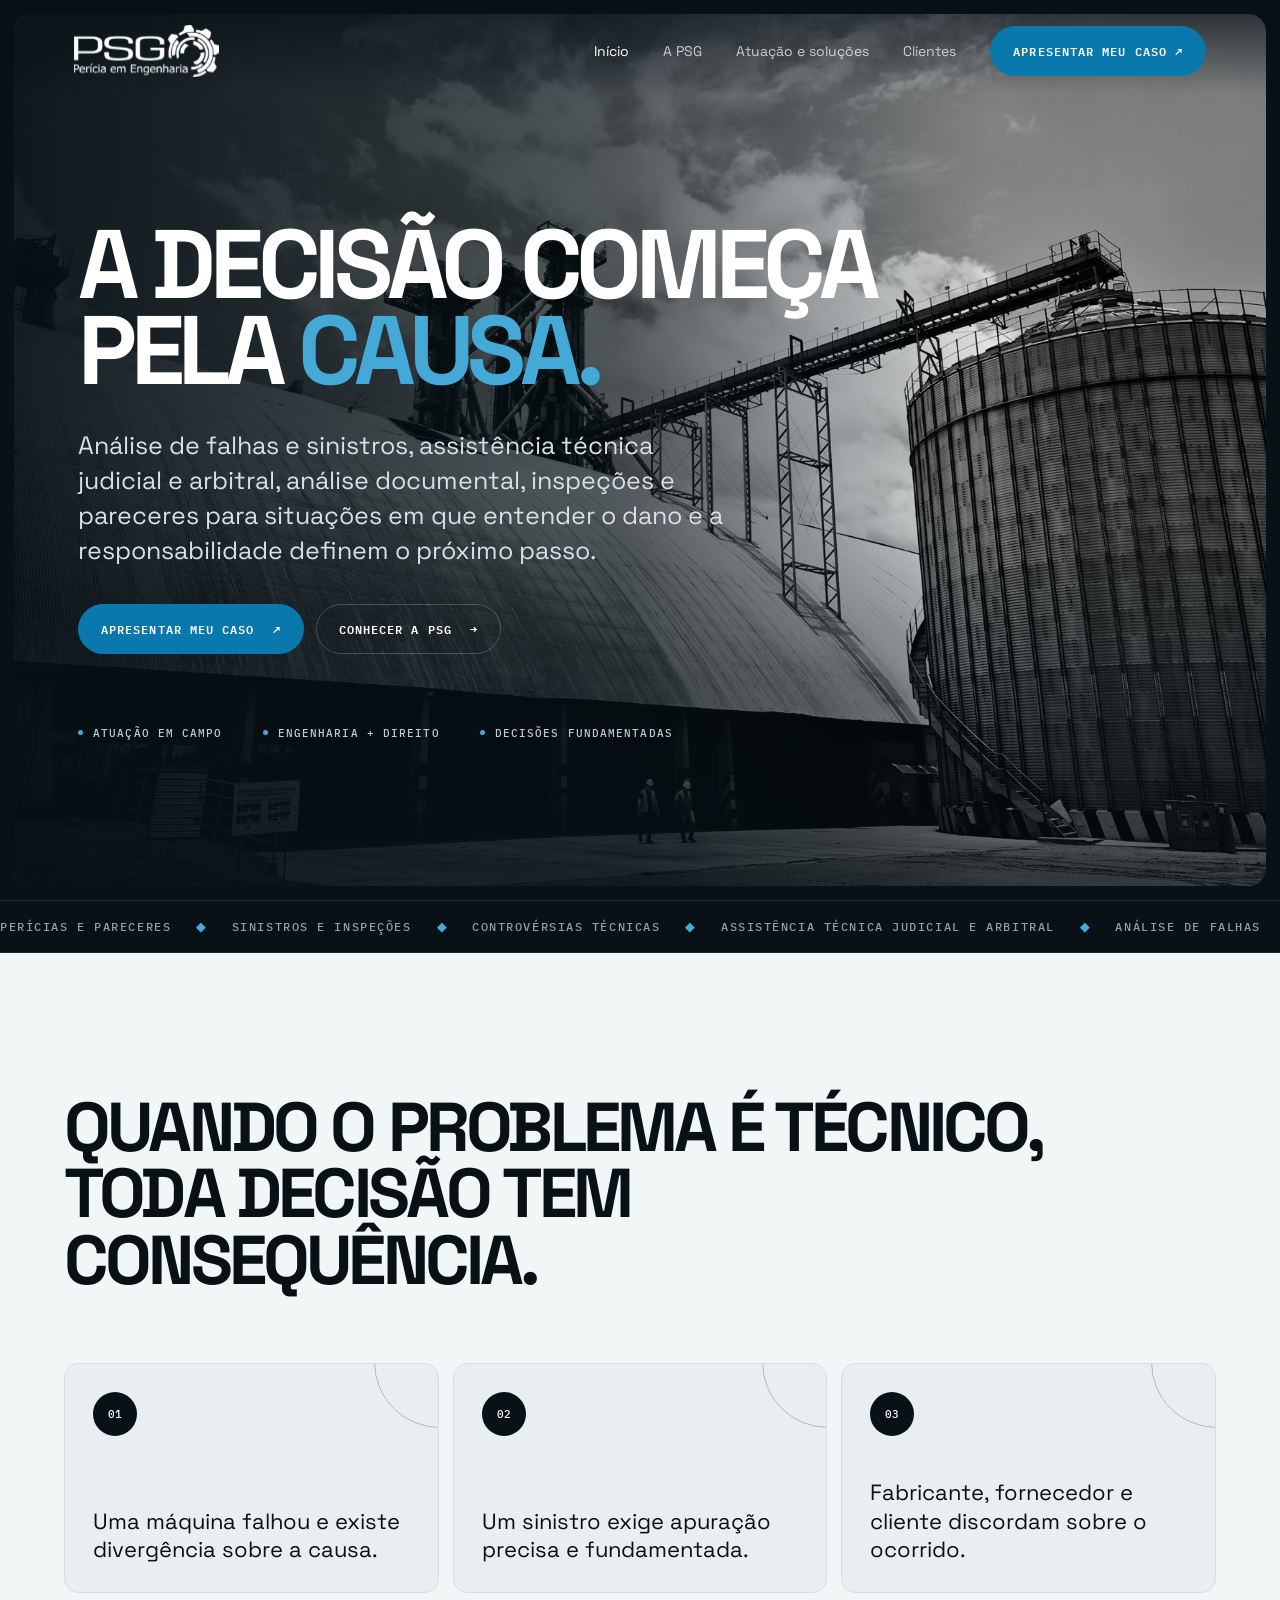
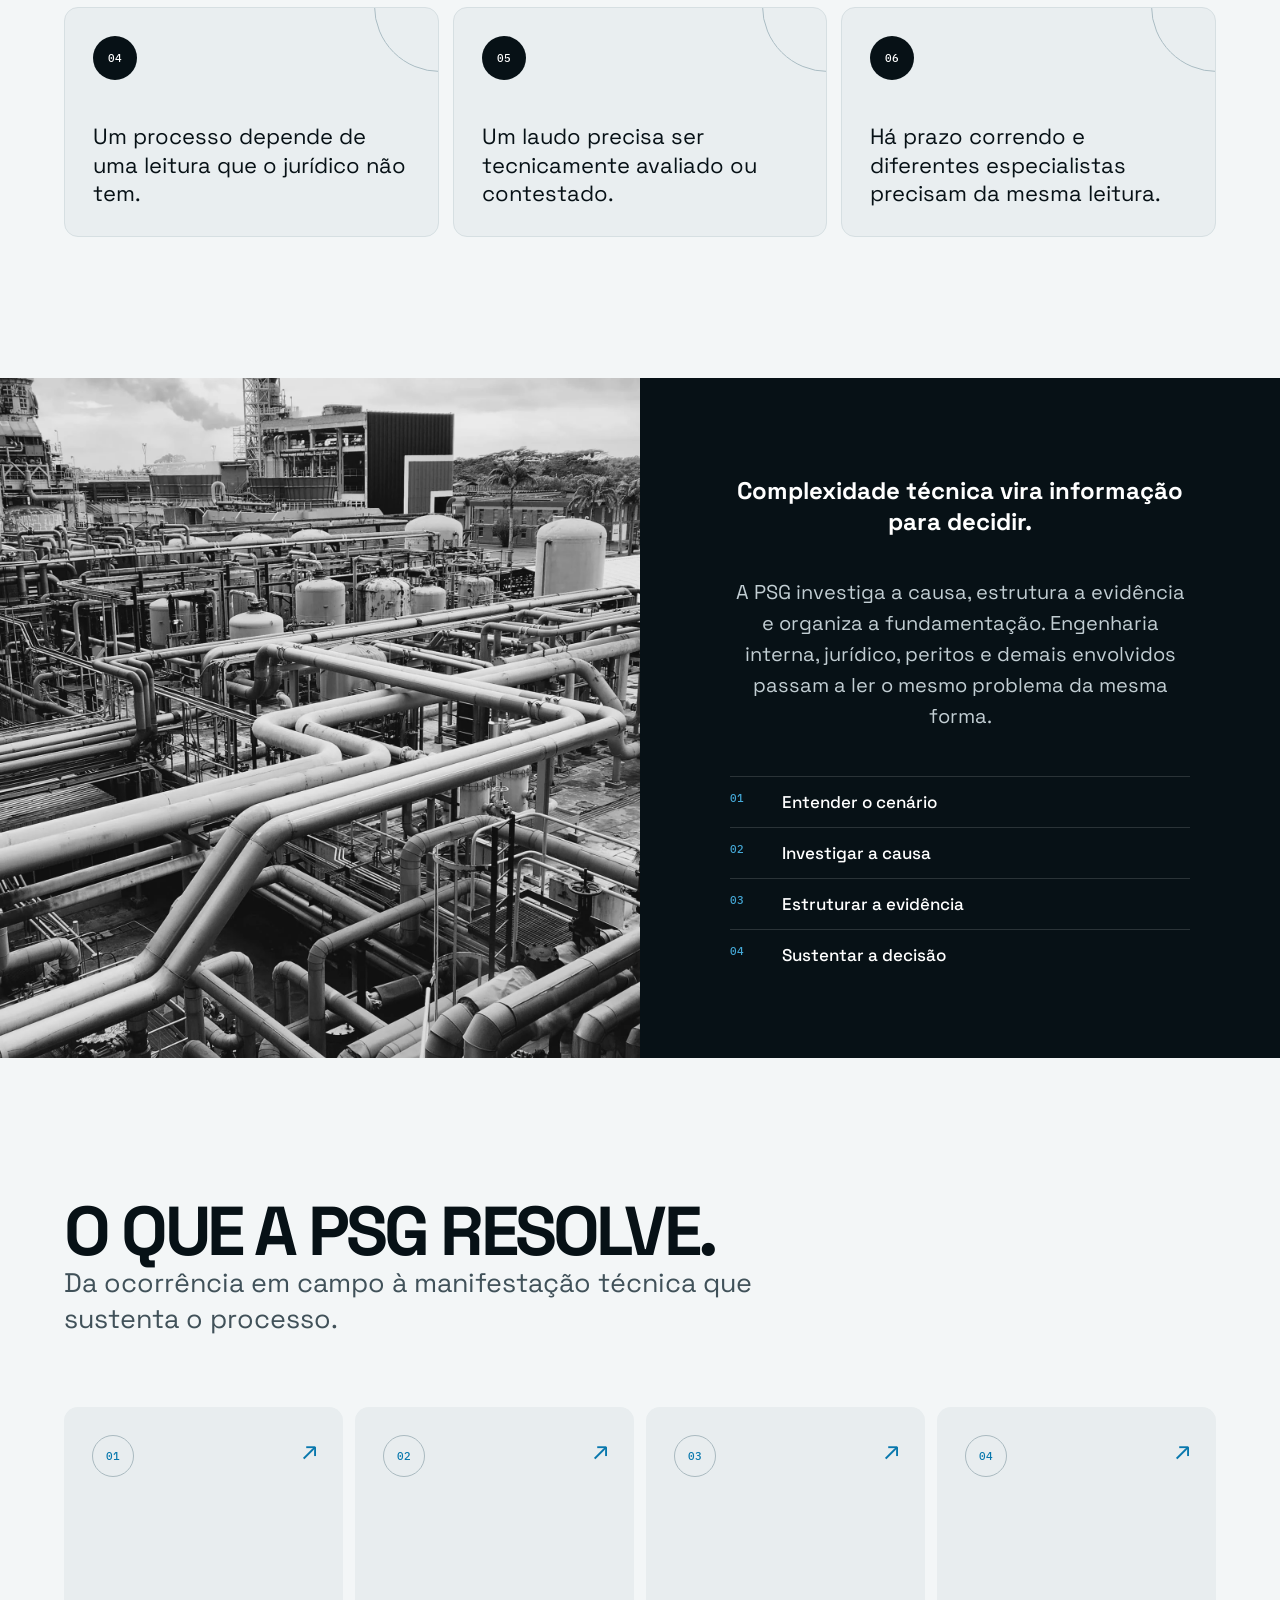
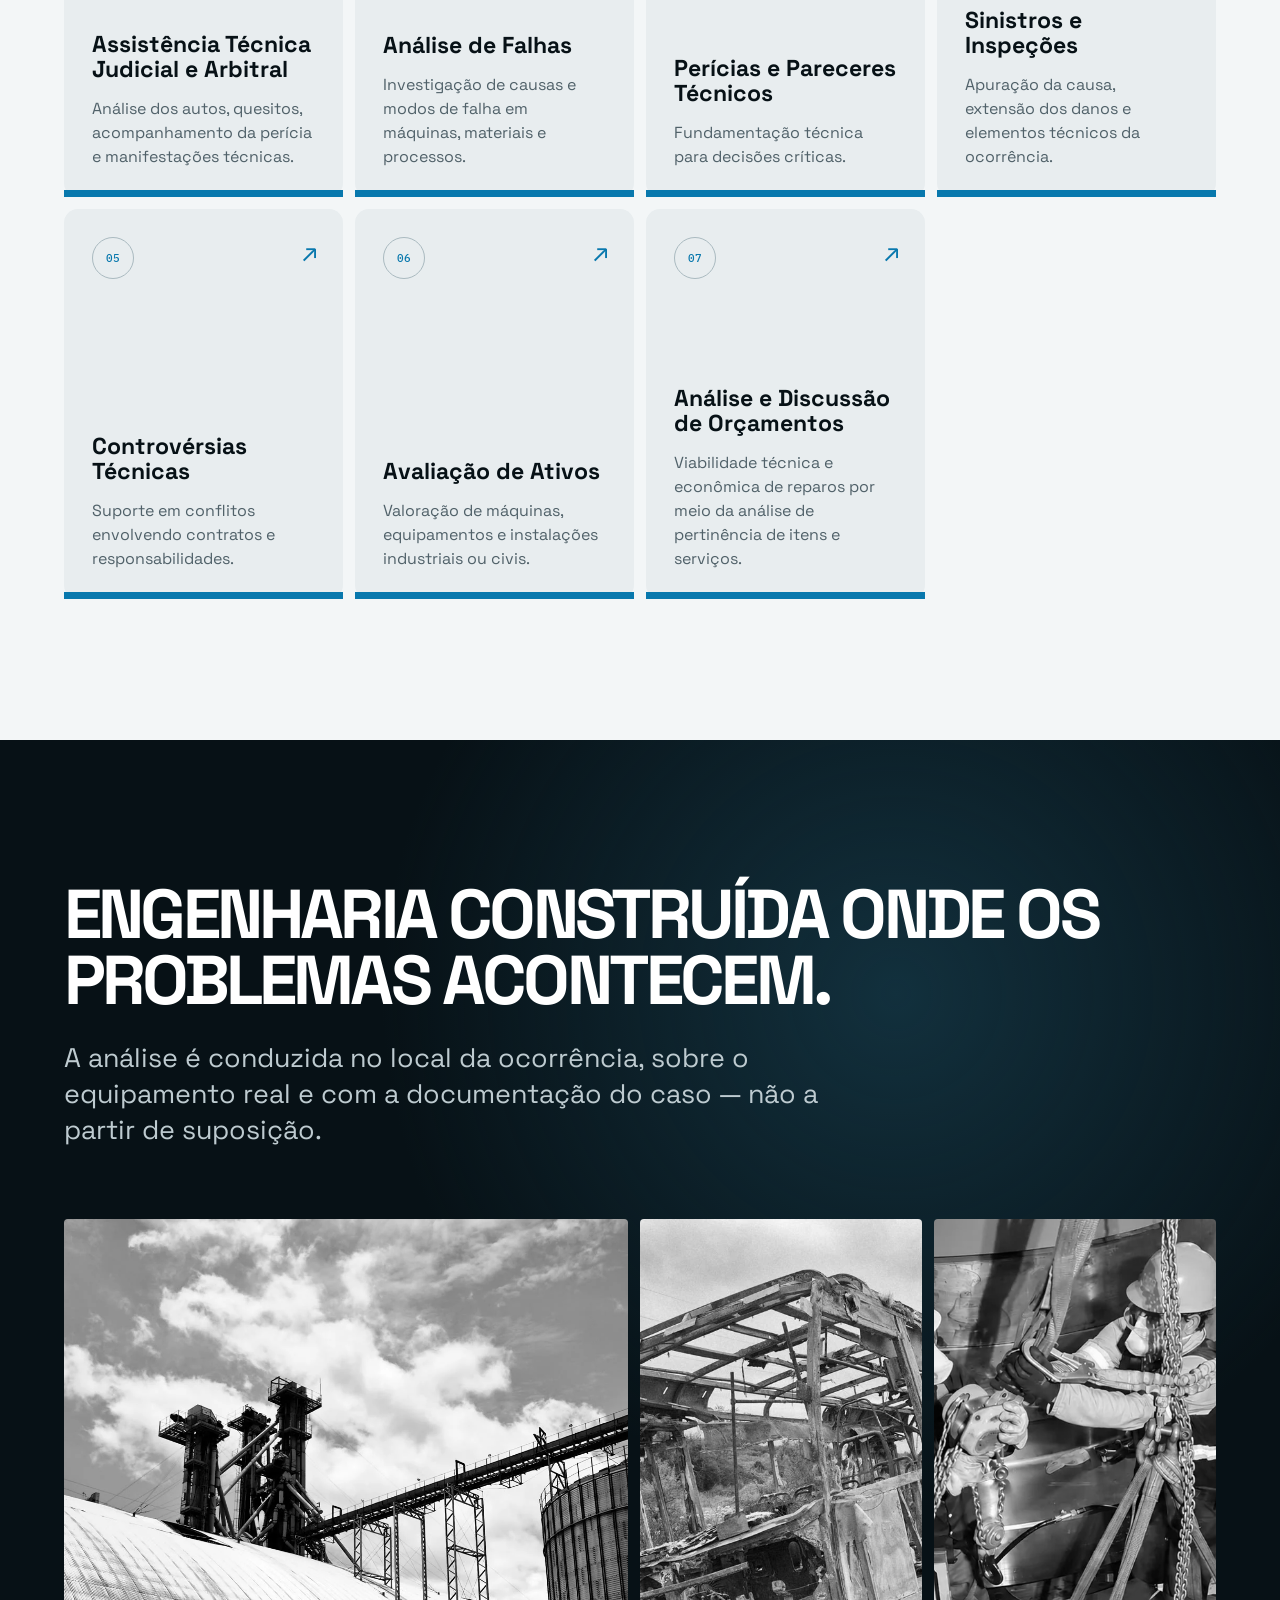
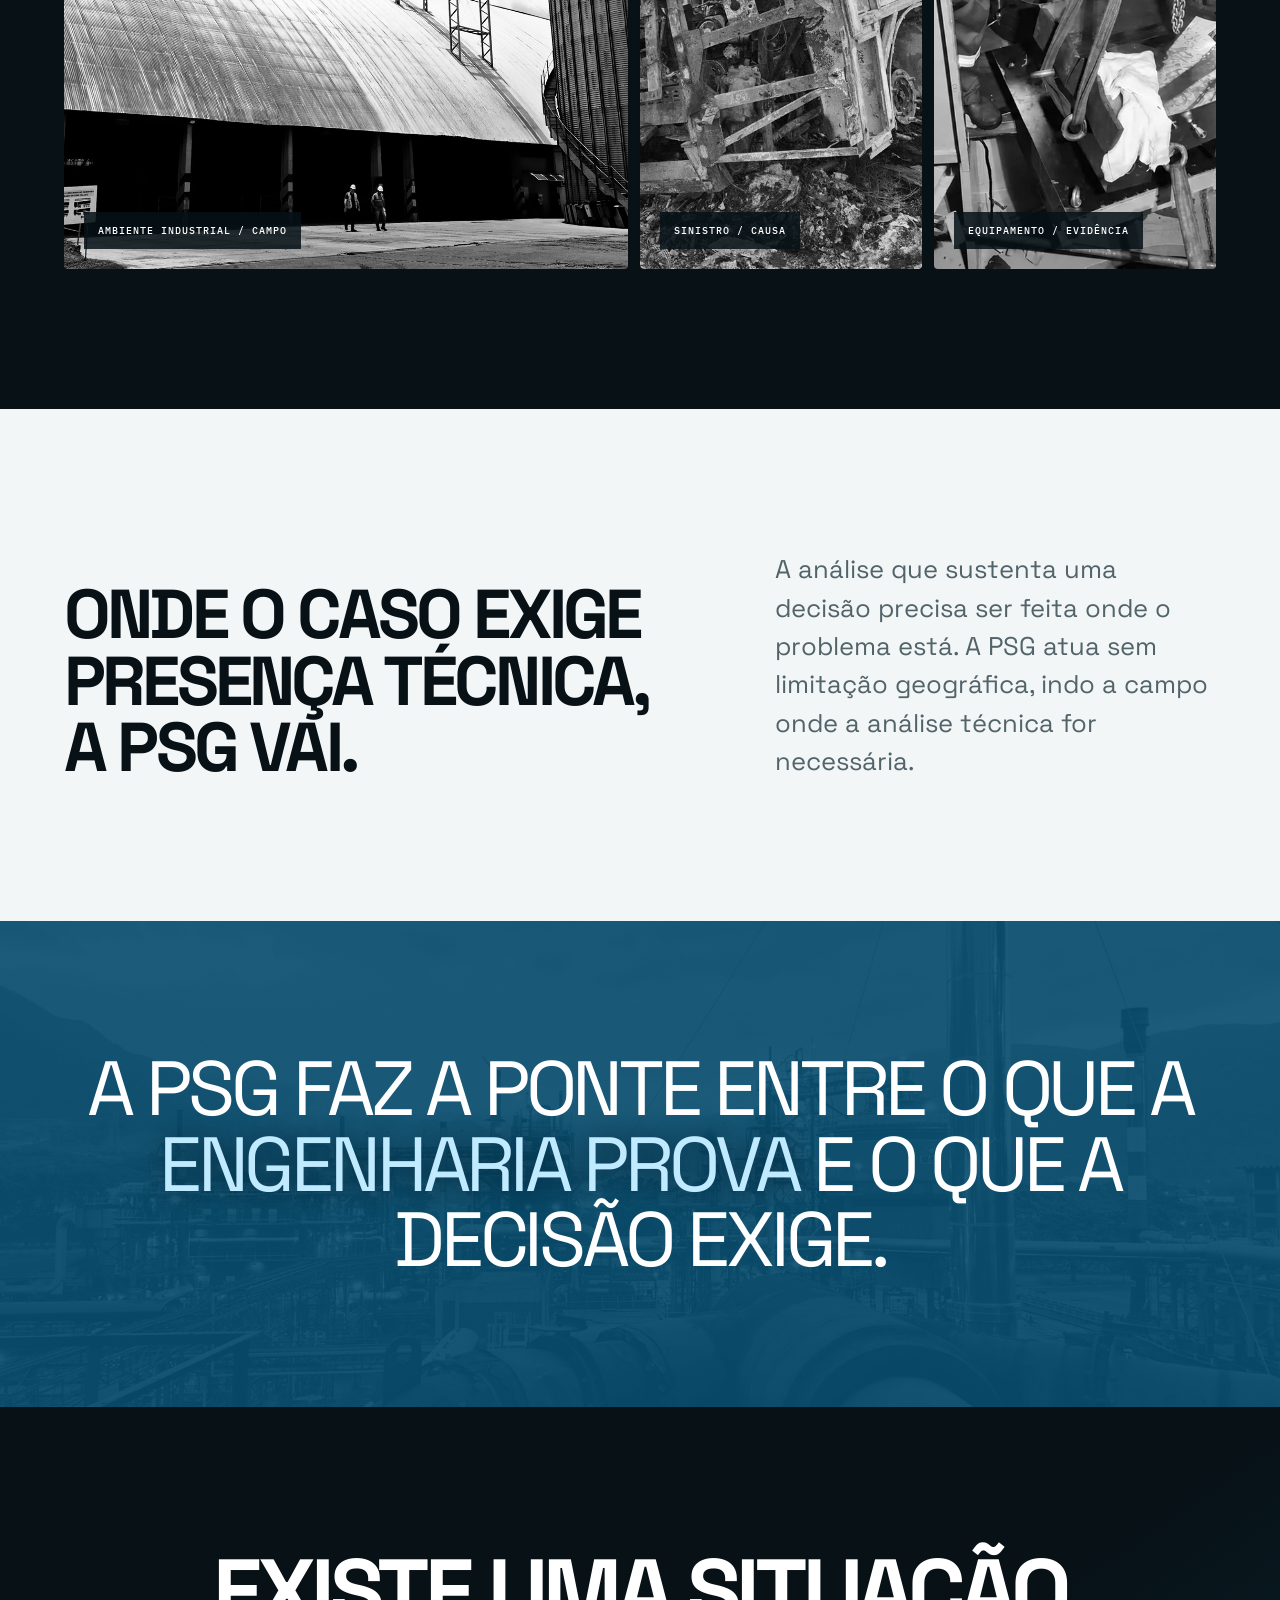
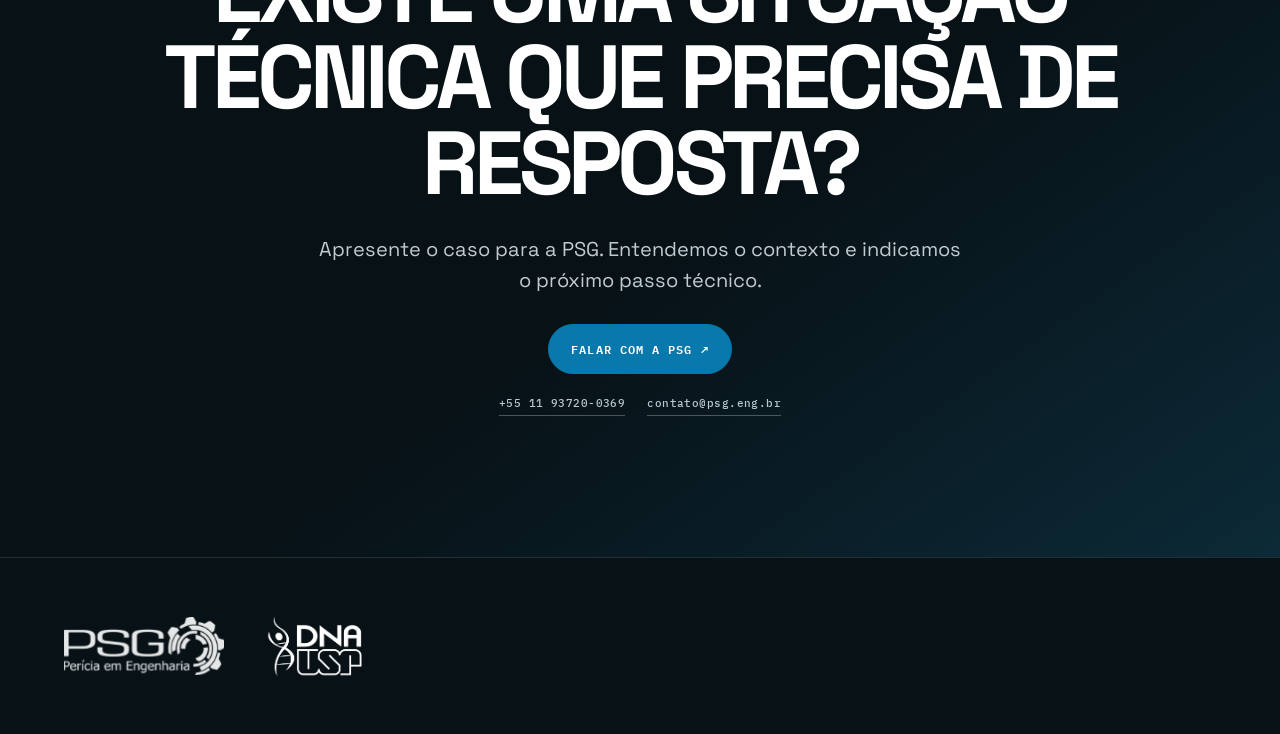
<file: index.html>
<!DOCTYPE html>
<html lang="pt-BR"><head>
<!-- Google Tag Manager -->
<script>(function(w,d,s,l,i){w[l]=w[l]||[];w[l].push({"gtm.start":new Date().getTime(),event:"gtm.js"});var f=d.getElementsByTagName(s)[0],j=d.createElement(s),dl=l!="dataLayer"?"&l="+l:"";j.async=true;j.src="https://www.googletagmanager.com/gtm.js?id="+i+dl;f.parentNode.insertBefore(j,f);})(window,document,"script","dataLayer","GTM-MQ7P9SL2");</script>
<!-- End Google Tag Manager --><meta charset="utf-8"/><meta content="width=device-width,initial-scale=1" name="viewport"/><meta content="PSG Perícia em Engenharia — análise de falhas, assistência técnica judicial, inspeções e pareceres." name="description"/><title>PSG — Perícia em Engenharia</title><link href="assets/brand/favicon-psg.png" rel="icon" sizes="512x512" type="image/png"/><style>html,body{background:#071116}</style><link href="https://fonts.googleapis.com" rel="preconnect"/><link crossorigin="anonymous" href="https://fonts.gstatic.com" rel="preconnect"/><link href="https://fonts.googleapis.com/css2?family=IBM+Plex+Mono:wght@400;500;600&amp;family=Space+Grotesk:wght@400;500;600;700&amp;display=swap" rel="stylesheet"/><script>if(location.protocol==="file:")document.documentElement.classList.add("psg-file-entry")</script><link href="style.css" rel="stylesheet"/></head><body class="home">
<!-- Google Tag Manager (noscript) -->
<noscript><iframe height="0" src="https://www.googletagmanager.com/ns.html?id=GTM-MQ7P9SL2" style="display:none;visibility:hidden" width="0"></iframe></noscript>
<!-- End Google Tag Manager (noscript) -->
<header class="topbar"><div class="wrap nav"><a href="index.html"><img alt="PSG Perícia em Engenharia" class="logo" decoding="async" src="assets/brand/logo-psg.svg"/></a><button aria-controls="navlinks" aria-expanded="false" aria-label="Abrir menu" class="menu">☰</button><nav class="navlinks" id="navlinks"><a class="active" href="index.html">Início</a><a href="a-psg/index.html">A PSG</a><a href="solucoes/index.html">Atuação e soluções</a><a href="clientes/index.html">Clientes</a><a class="pill" href="#contato">Apresentar meu caso ↗</a></nav></div></header>
<main><section class="hero"><div class="hero-bg"></div><div class="wrap hero-content"><h1>A decisão começa<br/>pela <em>causa.</em></h1><p class="lead">Análise de falhas e sinistros, assistência técnica judicial e arbitral, análise documental, inspeções e pareceres para situações em que entender o dano e a responsabilidade definem o próximo passo.</p><div class="actions"><a class="button primary" href="#contato">Apresentar meu caso <span>↗</span></a><a class="button" href="a-psg/index.html">Conhecer a PSG <span>→</span></a></div><div class="hero-meta"><span><i></i>Atuação em campo</span><span><i></i>Engenharia + direito</span><span><i></i>Decisões fundamentadas</span></div></div></section>
<div aria-label="Áreas de atuação" class="ticker"><div class="ticker-track"><div class="ticker-sequence"><span>Perícias e pareceres</span><b>◆</b><span>Sinistros e inspeções</span><b>◆</b><span>Controvérsias técnicas</span><b>◆</b><span>Assistência técnica judicial e arbitral</span><b>◆</b><span>Análise de falhas</span><b>◆</b><span>Análise de orçamentos</span><b>◆</b></div><div aria-hidden="true" class="ticker-sequence"><span>Perícias e pareceres</span><b>◆</b><span>Sinistros e inspeções</span><b>◆</b><span>Controvérsias técnicas</span><b>◆</b><span>Assistência técnica judicial e arbitral</span><b>◆</b><span>Análise de falhas</span><b>◆</b><span>Análise de orçamentos</span><b>◆</b></div></div></div>
<section class="section light"><div class="wrap"><div class="section-head reveal section-head-clean"><div><h2>Quando o problema é técnico, toda decisão tem consequência.</h2></div></div><div class="problem-grid reveal"><article class="problem"><div class="num">01</div><p>Uma máquina falhou e existe divergência sobre a causa.</p></article><article class="problem"><div class="num">02</div><p>Um sinistro exige apuração precisa e fundamentada.</p></article><article class="problem"><div class="num">03</div><p>Fabricante, fornecedor e cliente discordam sobre o ocorrido.</p></article><article class="problem"><div class="num">04</div><p>Um processo depende de uma leitura que o jurídico não tem.</p></article><article class="problem"><div class="num">05</div><p>Um laudo precisa ser tecnicamente avaliado ou contestado.</p></article><article class="problem"><div class="num">06</div><p>Há prazo correndo e diferentes especialistas precisam da mesma leitura.</p></article></div></div></section>
<section class="split home-method"><div class="split-media"><img alt="Planta industrial inspecionada pela PSG" decoding="async" loading="lazy" src="assets/web/campo-vertical.webp"/></div><div class="split-copy"><h2>Complexidade técnica vira informação para decidir.</h2><p>A PSG investiga a causa, estrutura a evidência e organiza a fundamentação. Engenharia interna, jurídico, peritos e demais envolvidos passam a ler o mesmo problema da mesma forma.</p><div class="steps"><div class="step"><span>01</span><b>Entender o cenário</b></div><div class="step"><span>02</span><b>Investigar a causa</b></div><div class="step"><span>03</span><b>Estruturar a evidência</b></div><div class="step"><span>04</span><b>Sustentar a decisão</b></div></div></div></section>
<section class="section light"><div class="wrap"><div class="section-head reveal section-head-clean"><div><h2>O que a PSG resolve.</h2><p class="section-intro">Da ocorrência em campo à manifestação técnica que sustenta o processo.</p></div></div><div class="services reveal"><a class="service" href="solucoes/index.html"><span class="icon">01</span><div><h3>Assistência Técnica Judicial e Arbitral</h3><p>Análise dos autos, quesitos, acompanhamento da perícia e manifestações técnicas.</p></div><span class="arrow">↗</span></a><a class="service" href="solucoes/index.html"><span class="icon">02</span><div><h3>Análise de Falhas</h3><p>Investigação de causas e modos de falha em máquinas, materiais e processos.</p></div><span class="arrow">↗</span></a><a class="service" href="solucoes/index.html"><span class="icon">03</span><div><h3>Perícias e Pareceres Técnicos</h3><p>Fundamentação técnica para decisões críticas.</p></div><span class="arrow">↗</span></a><a class="service" href="solucoes/index.html"><span class="icon">04</span><div><h3>Sinistros e Inspeções</h3><p>Apuração da causa, extensão dos danos e elementos técnicos da ocorrência.</p></div><span class="arrow">↗</span></a><a class="service" href="solucoes/index.html"><span class="icon">05</span><div><h3>Controvérsias Técnicas</h3><p>Suporte em conflitos envolvendo contratos e responsabilidades.</p></div><span class="arrow">↗</span></a><a class="service" href="solucoes/index.html"><span class="icon">06</span><div><h3>Avaliação de Ativos</h3><p>Valoração de máquinas, equipamentos e instalações industriais ou civis.</p></div><span class="arrow">↗</span></a><a class="service" href="solucoes/index.html"><span class="icon">07</span><div><h3>Análise e Discussão de Orçamentos</h3><p>Viabilidade técnica e econômica de reparos por meio da análise de pertinência de itens e serviços.</p></div><span class="arrow">↗</span></a></div></div></section>
<section class="section field-section"><div class="wrap"><div class="field-heading reveal"><h2>Engenharia construída onde os problemas acontecem.</h2><p class="section-intro">A análise é conduzida no local da ocorrência, sobre o equipamento real e com a documentação do caso — não a partir de suposição.</p></div><div class="field-gallery reveal"><div class="shot"><img alt="Inspeção em instalação industrial" decoding="async" loading="lazy" src="assets/web/hero-industria.webp"/><span class="shot-label">Ambiente industrial / campo</span></div><div class="shot"><img alt="Veículo após sinistro" decoding="async" loading="lazy" src="assets/web/sinistro.webp"/><span class="shot-label">Sinistro / causa</span></div><div class="shot"><img alt="Equipe em análise técnica" decoding="async" loading="lazy" src="assets/web/equipe-tecnica-sem-logos.webp"/><span class="shot-label">Equipamento / evidência</span></div></div></div></section>
<section class="section light geography"><div class="wrap geography-grid reveal"><h2>Onde o caso exige presença técnica, a PSG vai.</h2><p>A análise que sustenta uma decisão precisa ser feita onde o problema está. A PSG atua sem limitação geográfica, indo a campo onde a análise técnica for necessária.</p></div></section>
<section class="statement"><div class="wrap"><blockquote class="reveal">A PSG faz a ponte entre o que a <span>engenharia prova</span> e o que a decisão exige.</blockquote></div></section>
<section class="section contact-section" id="contato"><div class="wrap contact reveal"><div><h2>Existe uma situação técnica que precisa de resposta?</h2></div><div class="contact-side"><p>Apresente o caso para a PSG. Entendemos o contexto e indicamos o próximo passo técnico.</p><a class="button primary" href="https://wa.me/5511937200369">Falar com a PSG ↗</a><div class="contact-links"><a href="tel:+5511937200369">+55 11 93720-0369</a><a href="mailto:contato@psg.eng.br">contato@psg.eng.br</a></div></div></div></section></main>
<footer class="footer"><div class="wrap footer-row"><div class="footer-brands"><img alt="PSG" class="footer-logo" decoding="async" src="assets/brand/logo-psg.svg"/><img alt="DNA USP" class="dna-logo" decoding="async" src="assets/brand/dna-usp-branco.png"/></div></div></footer><script src="script.js"></script></body></html>
</file>
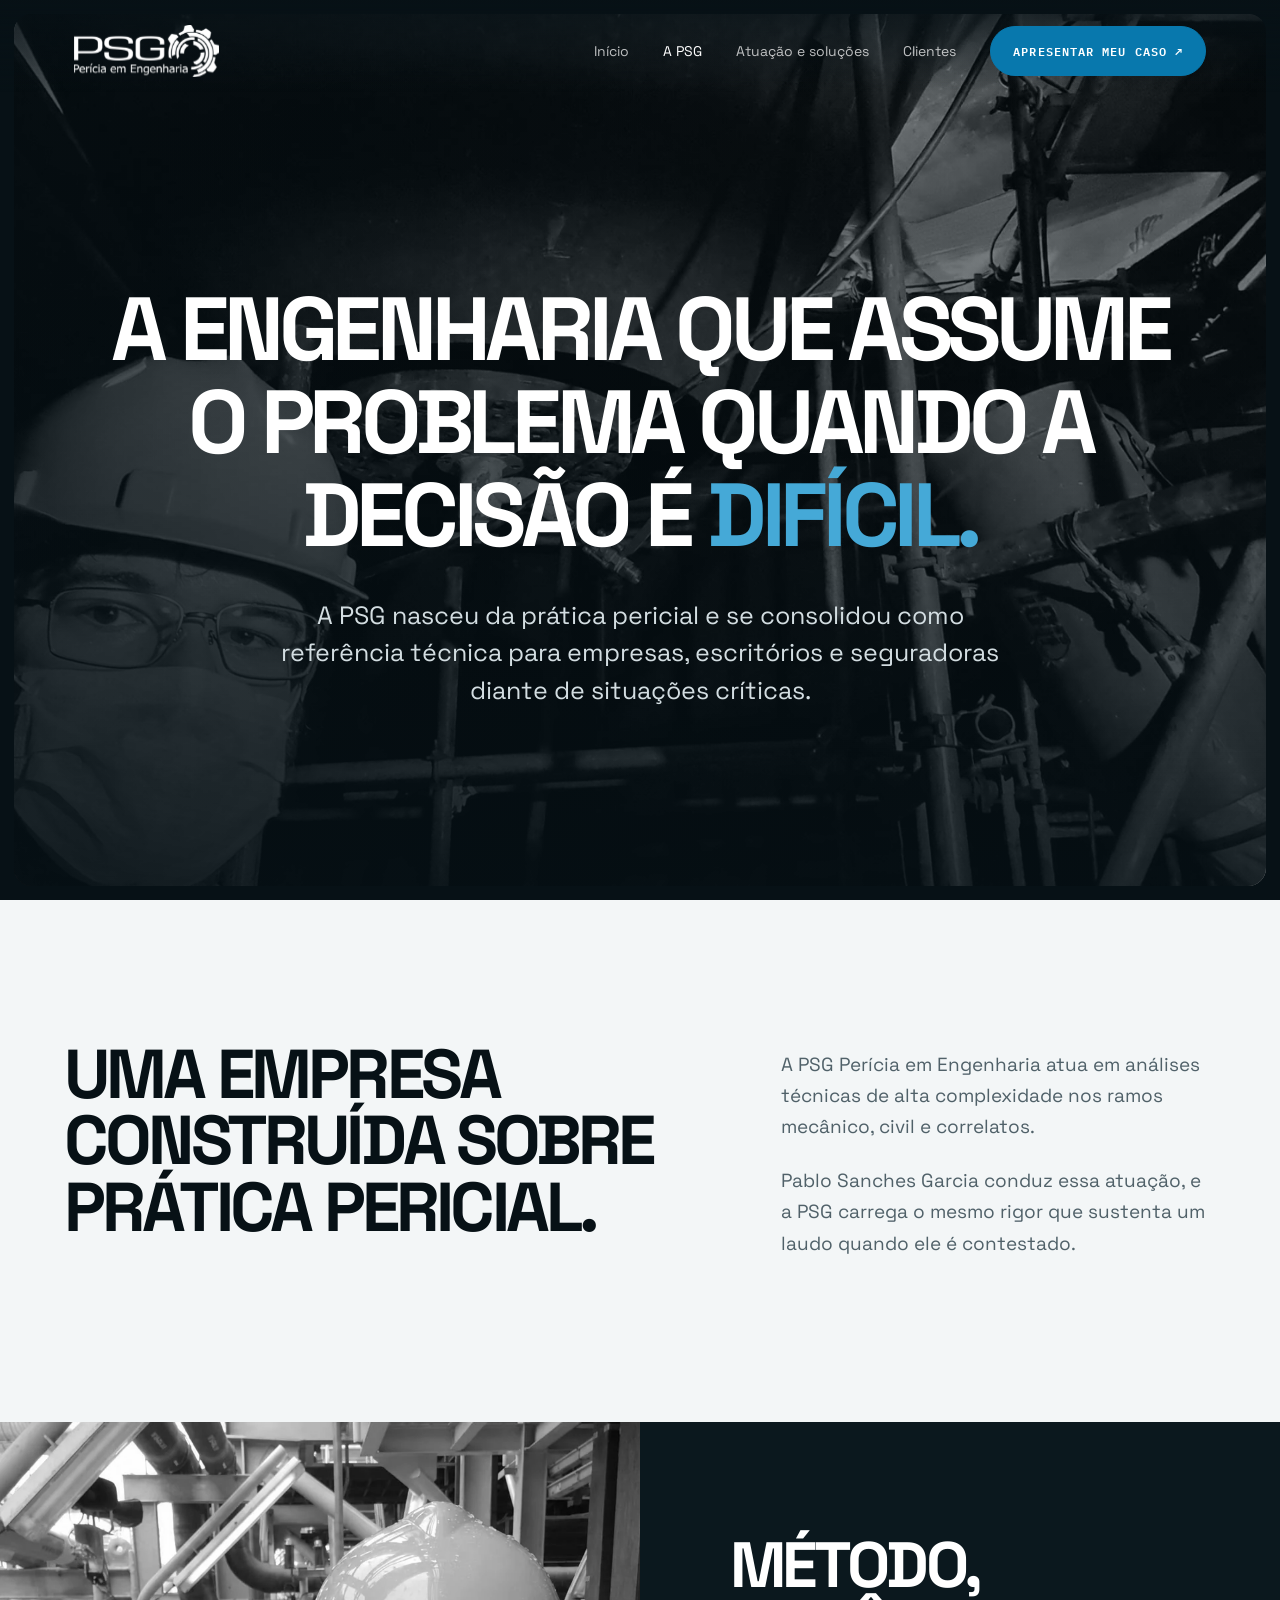
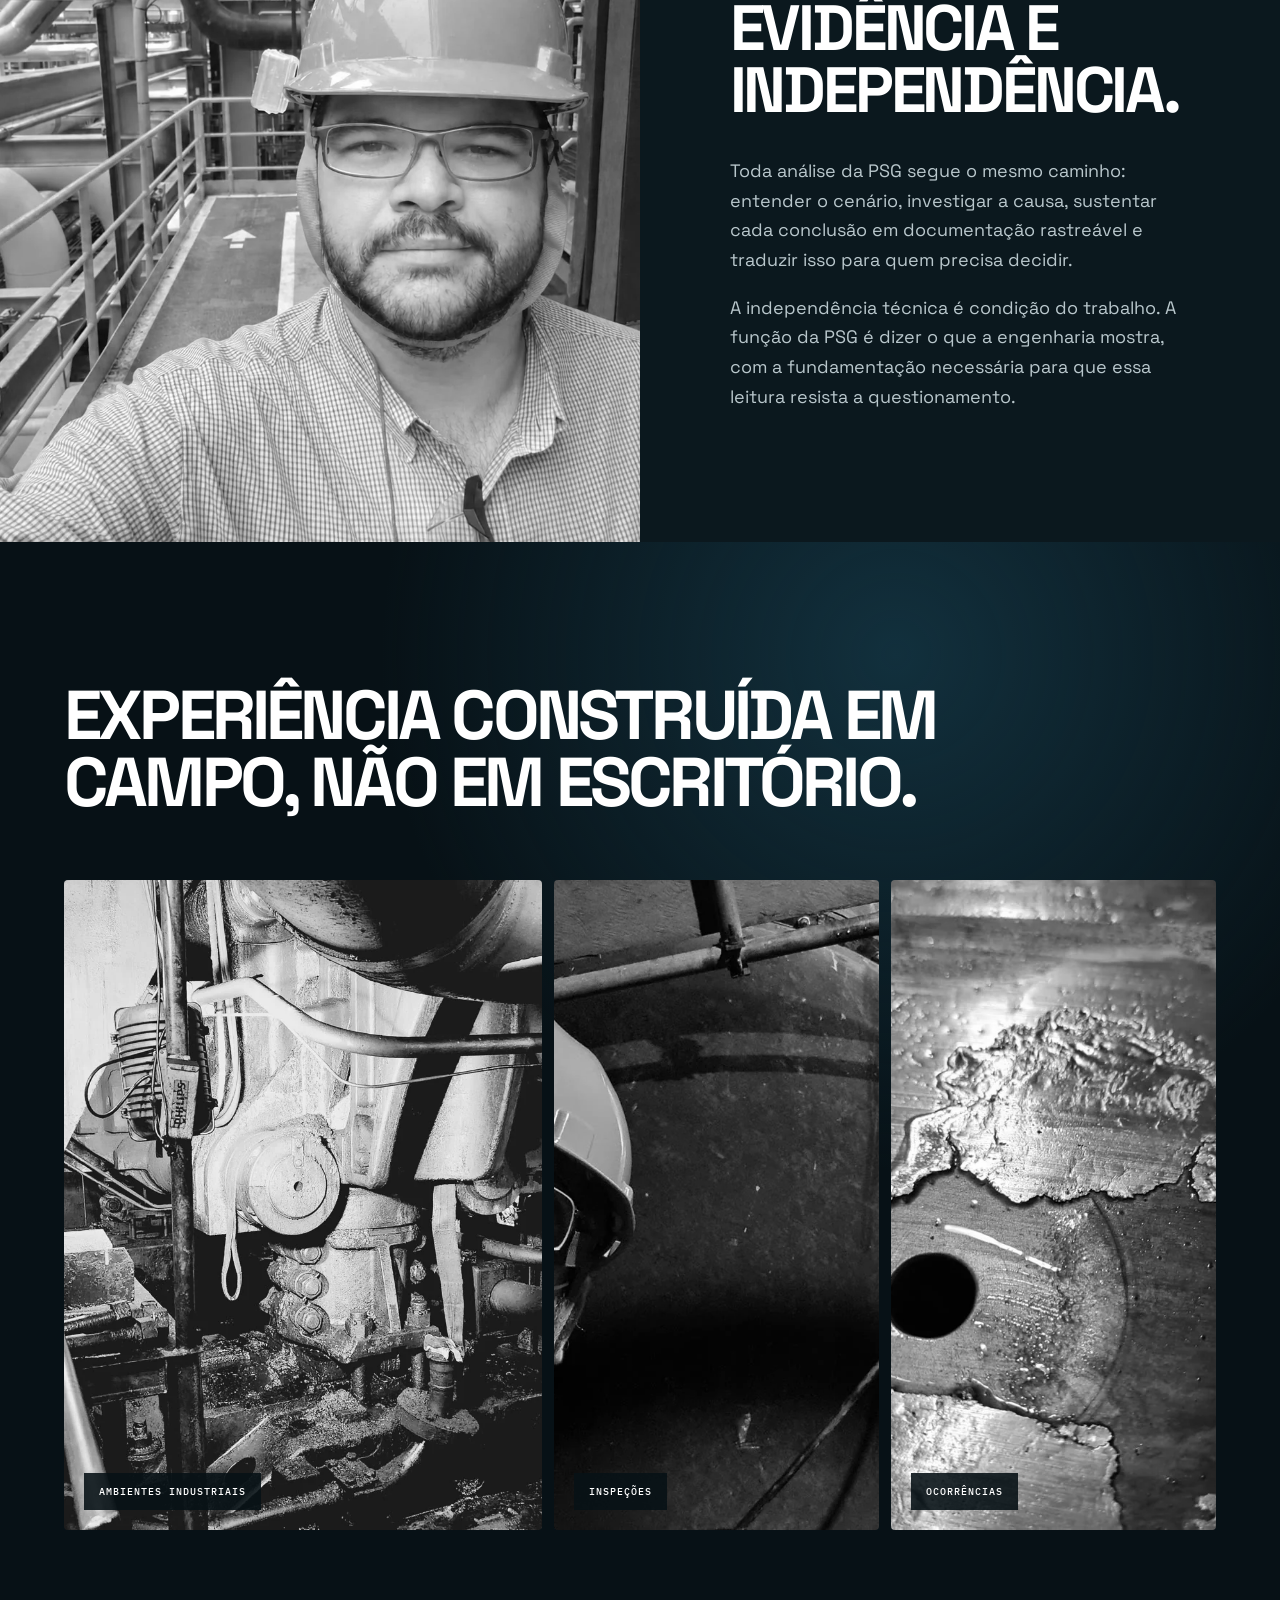
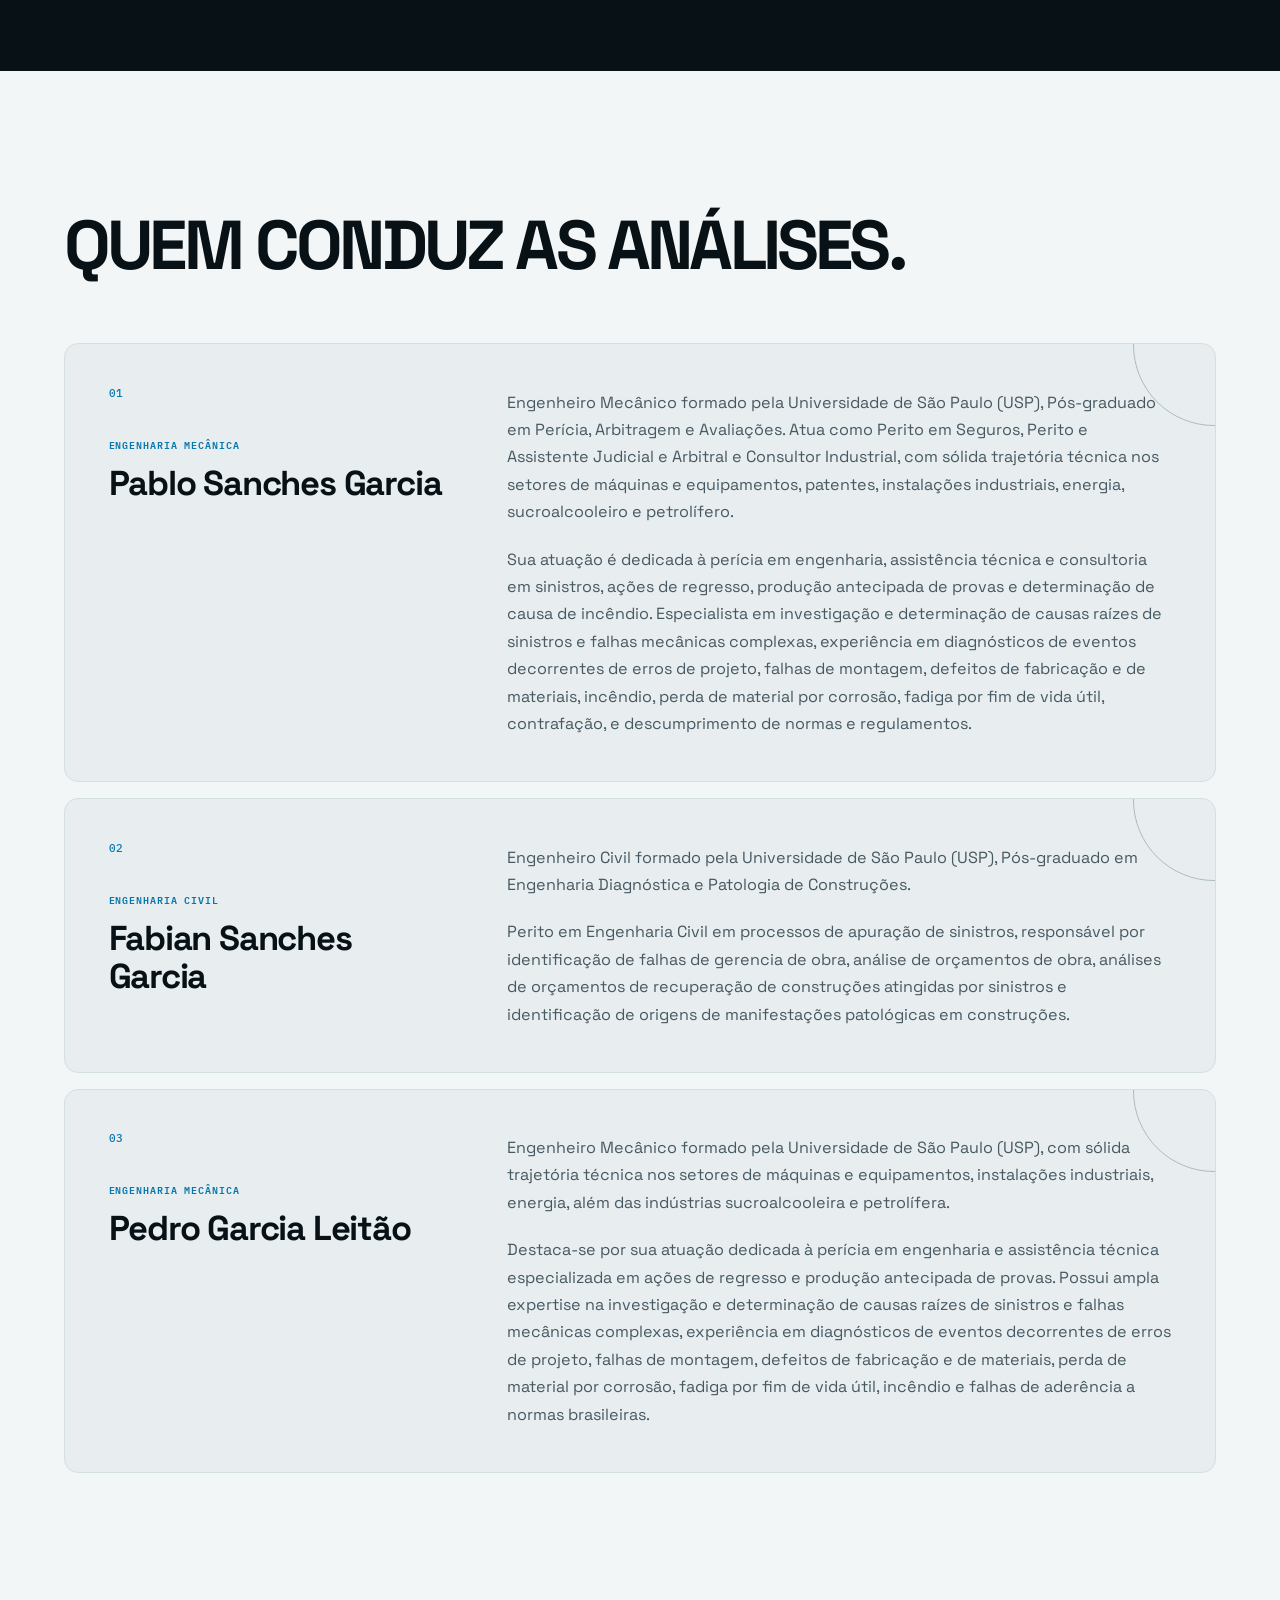
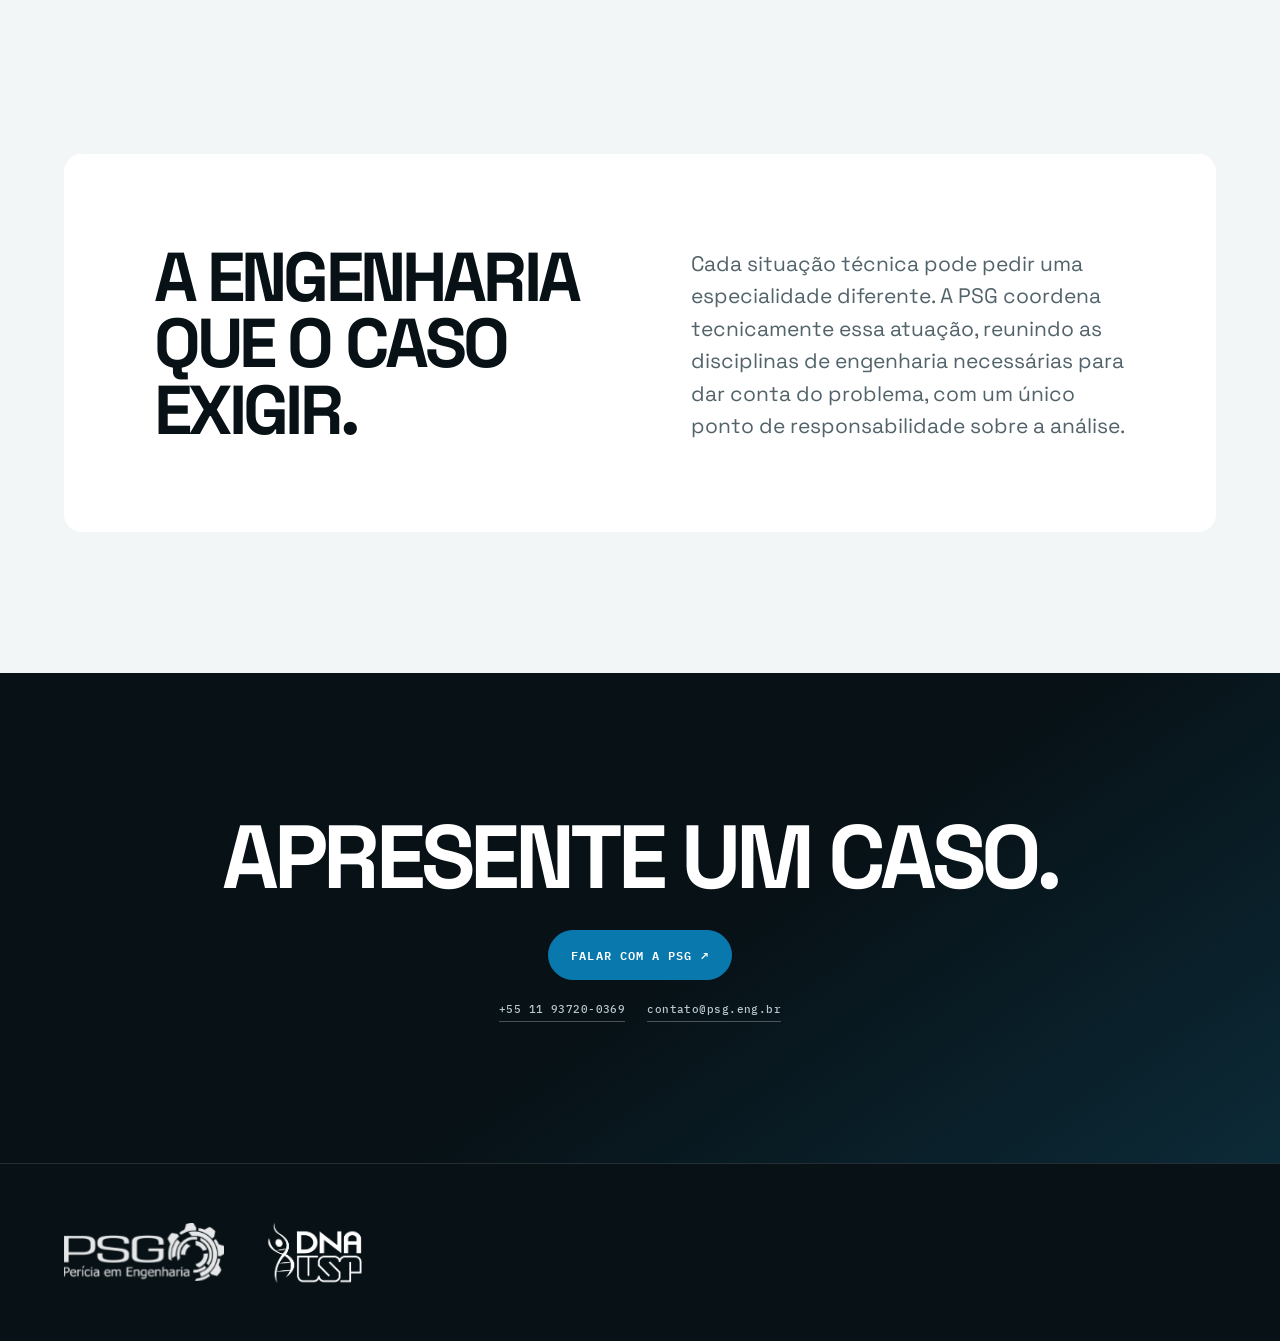
<file: a-psg/index.html>
<!DOCTYPE html>

<html lang="pt-BR"><head>
<!-- Google Tag Manager -->
<script>(function(w,d,s,l,i){w[l]=w[l]||[];w[l].push({"gtm.start":new Date().getTime(),event:"gtm.js"});var f=d.getElementsByTagName(s)[0],j=d.createElement(s),dl=l!="dataLayer"?"&l="+l:"";j.async=true;j.src="https://www.googletagmanager.com/gtm.js?id="+i+dl;f.parentNode.insertBefore(j,f);})(window,document,"script","dataLayer","GTM-MQ7P9SL2");</script>
<!-- End Google Tag Manager --><meta charset="utf-8"/><meta content="width=device-width,initial-scale=1" name="viewport"/><meta content="Conheça a PSG Perícia em Engenharia." name="description"/><title>A PSG — Perícia em Engenharia</title><link href="../assets/brand/favicon-psg.png" rel="icon" sizes="512x512" type="image/png"/><style>html,body{background:#071116}</style><link href="https://fonts.googleapis.com" rel="preconnect"/><link crossorigin="anonymous" href="https://fonts.gstatic.com" rel="preconnect"/><link href="https://fonts.googleapis.com/css2?family=IBM+Plex+Mono:wght@400;500;600&amp;family=Space+Grotesk:wght@400;500;600;700&amp;display=swap" rel="stylesheet"/><script>if(location.protocol==="file:")document.documentElement.classList.add("psg-file-entry")</script><link href="../style.css" rel="stylesheet"/></head>
<body class="inner about-page">
<!-- Google Tag Manager (noscript) -->
<noscript><iframe height="0" src="https://www.googletagmanager.com/ns.html?id=GTM-MQ7P9SL2" style="display:none;visibility:hidden" width="0"></iframe></noscript>
<!-- End Google Tag Manager (noscript) -->
<header class="topbar"><div class="wrap nav"><a href="../index.html"><img alt="PSG Perícia em Engenharia" class="logo" decoding="async" src="../assets/brand/logo-psg.svg"/></a><button aria-controls="navlinks" aria-expanded="false" aria-label="Abrir menu" class="menu">☰</button><nav class="navlinks" id="navlinks"><a href="../index.html">Início</a><a class="active" href="../a-psg/index.html">A PSG</a><a href="../solucoes/index.html">Atuação e soluções</a><a href="../clientes/index.html">Clientes</a><a class="pill" href="#contato">Apresentar meu caso ↗</a></nav></div></header>
<main>
<section class="inner-hero"><img alt="Pablo Sanches Garcia durante uma inspeção em uma planta industrial" class="inner-hero-bg" decoding="async" fetchpriority="high" loading="eager" src="../assets/web/about-pablo-method.webp"/><div class="wrap inner-hero-content"><h1>A engenharia que assume o problema quando a decisão é <em>difícil.</em></h1><p>A PSG nasceu da prática pericial e se consolidou como referência técnica para empresas, escritórios e seguradoras diante de situações críticas.</p></div></section>
<section class="section light"><div class="wrap about-intro reveal"><h2>Uma empresa construída sobre prática pericial.</h2><div class="about-copy"><p>A PSG Perícia em Engenharia atua em análises técnicas de alta complexidade nos ramos mecânico, civil e correlatos.</p><p>Pablo Sanches Garcia conduz essa atuação, e a PSG carrega o mesmo rigor que sustenta um laudo quando ele é contestado.</p></div></div></section>
<section class="method-band"><div class="method-image reveal reveal-left"><img alt="Pablo em campo, com equipamento de proteção, dentro de uma planta industrial" decoding="async" loading="lazy" src="../assets/web/about-pablo-sem-marcas.webp"/></div><div class="method-copy reveal reveal-right"><h2>Método, evidência e independência.</h2><p>Toda análise da PSG segue o mesmo caminho: entender o cenário, investigar a causa, sustentar cada conclusão em documentação rastreável e traduzir isso para quem precisa decidir.</p><p>A independência técnica é condição do trabalho. A função da PSG é dizer o que a engenharia mostra, com a fundamentação necessária para que essa leitura resista a questionamento.</p></div></section>
<section class="section field-section inner-field"><div class="wrap"><div class="field-heading reveal"><h2>Experiência construída em campo, não em escritório.</h2></div><div class="inner-gallery reveal"><figure><img alt="Equipamento no interior de uma fábrica" decoding="async" loading="lazy" src="../assets/web/about-field.webp"/><figcaption>Ambientes industriais</figcaption></figure><figure><img alt="Pablo inspecionando um equipamento industrial" decoding="async" loading="lazy" src="../assets/web/about-pablo-inspection.webp"/><figcaption>Inspeções</figcaption></figure><figure><img alt="Evidência de falha em componente" decoding="async" loading="lazy" src="../assets/web/about-evidence.webp"/><figcaption>Ocorrências</figcaption></figure></div></div></section>
<section class="section light team-section"><div class="wrap"><div class="team-heading reveal"><h2>Quem conduz as análises.</h2></div><div class="team-grid reveal">
<article>
<div class="team-overview">
<span class="team-index">01</span>
<p class="team-degree">Engenharia mecânica</p>
<h3>Pablo Sanches Garcia</h3>
</div>
<div class="team-details">
<p class="team-bio">Engenheiro Mecânico formado pela Universidade de São Paulo (USP), Pós-graduado em Perícia, Arbitragem e Avaliações. Atua como Perito em Seguros, Perito e Assistente Judicial e Arbitral e Consultor Industrial, com sólida trajetória técnica nos setores de máquinas e equipamentos, patentes, instalações industriais, energia, sucroalcooleiro e petrolífero.</p>
<p class="team-bio">Sua atuação é dedicada à perícia em engenharia, assistência técnica e consultoria em sinistros, ações de regresso, produção antecipada de provas e determinação de causa de incêndio. Especialista em investigação e determinação de causas raízes de sinistros e falhas mecânicas complexas, experiência em diagnósticos de eventos decorrentes de erros de projeto, falhas de montagem, defeitos de fabricação e de materiais, incêndio, perda de material por corrosão, fadiga por fim de vida útil, contrafação, e descumprimento de normas e regulamentos.</p>
</div>
</article>
<article>
<div class="team-overview">
<span class="team-index">02</span>
<p class="team-degree">Engenharia civil</p>
<h3>Fabian Sanches Garcia</h3>
</div>
<div class="team-details">
<p class="team-bio">Engenheiro Civil formado pela Universidade de São Paulo (USP), Pós-graduado em Engenharia Diagnóstica e Patologia de Construções.</p>
<p class="team-bio">Perito em Engenharia Civil em processos de apuração de sinistros, responsável por identificação de falhas de gerencia de obra, análise de orçamentos de obra, análises de orçamentos de recuperação de construções atingidas por sinistros e identificação de origens de manifestações patológicas em construções.</p>
</div>
</article>
<article>
<div class="team-overview">
<span class="team-index">03</span>
<p class="team-degree">Engenharia mecânica</p>
<h3>Pedro Garcia Leitão</h3>
</div>
<div class="team-details">
<p class="team-bio">Engenheiro Mecânico formado pela Universidade de São Paulo (USP), com sólida trajetória técnica nos setores de máquinas e equipamentos, instalações industriais, energia, além das indústrias sucroalcooleira e petrolífera.</p>
<p class="team-bio">Destaca-se por sua atuação dedicada à perícia em engenharia e assistência técnica especializada em ações de regresso e produção antecipada de provas. Possui ampla expertise na investigação e determinação de causas raízes de sinistros e falhas mecânicas complexas, experiência em diagnósticos de eventos decorrentes de erros de projeto, falhas de montagem, defeitos de fabricação e de materiais, perda de material por corrosão, fadiga por fim de vida útil, incêndio e falhas de aderência a normas brasileiras.</p>
</div>
</article>
</div></div></section>
<section class="section light capacity"><div class="wrap"><div class="capacity-card reveal"><h2>A engenharia que o caso exigir.</h2><p>Cada situação técnica pode pedir uma especialidade diferente. A PSG coordena tecnicamente essa atuação, reunindo as disciplinas de engenharia necessárias para dar conta do problema, com um único ponto de responsabilidade sobre a análise.</p></div></div></section>
<section class="section contact-section" id="contato"><div class="wrap contact reveal"><div><h2>Apresente um caso.</h2></div><div class="contact-side"><a class="button primary" href="https://wa.me/5511937200369">Falar com a PSG ↗</a><div class="contact-links"><a href="tel:+5511937200369">+55 11 93720-0369</a><a href="mailto:contato@psg.eng.br">contato@psg.eng.br</a></div></div></div></section>
</main><footer class="footer"><div class="wrap footer-row"><div class="footer-brands"><img alt="PSG" class="footer-logo" decoding="async" src="../assets/brand/logo-psg.svg"/><img alt="DNA USP" class="dna-logo" decoding="async" src="../assets/brand/dna-usp-branco.png"/></div></div></footer><script src="../script.js"></script></body></html>
</file>
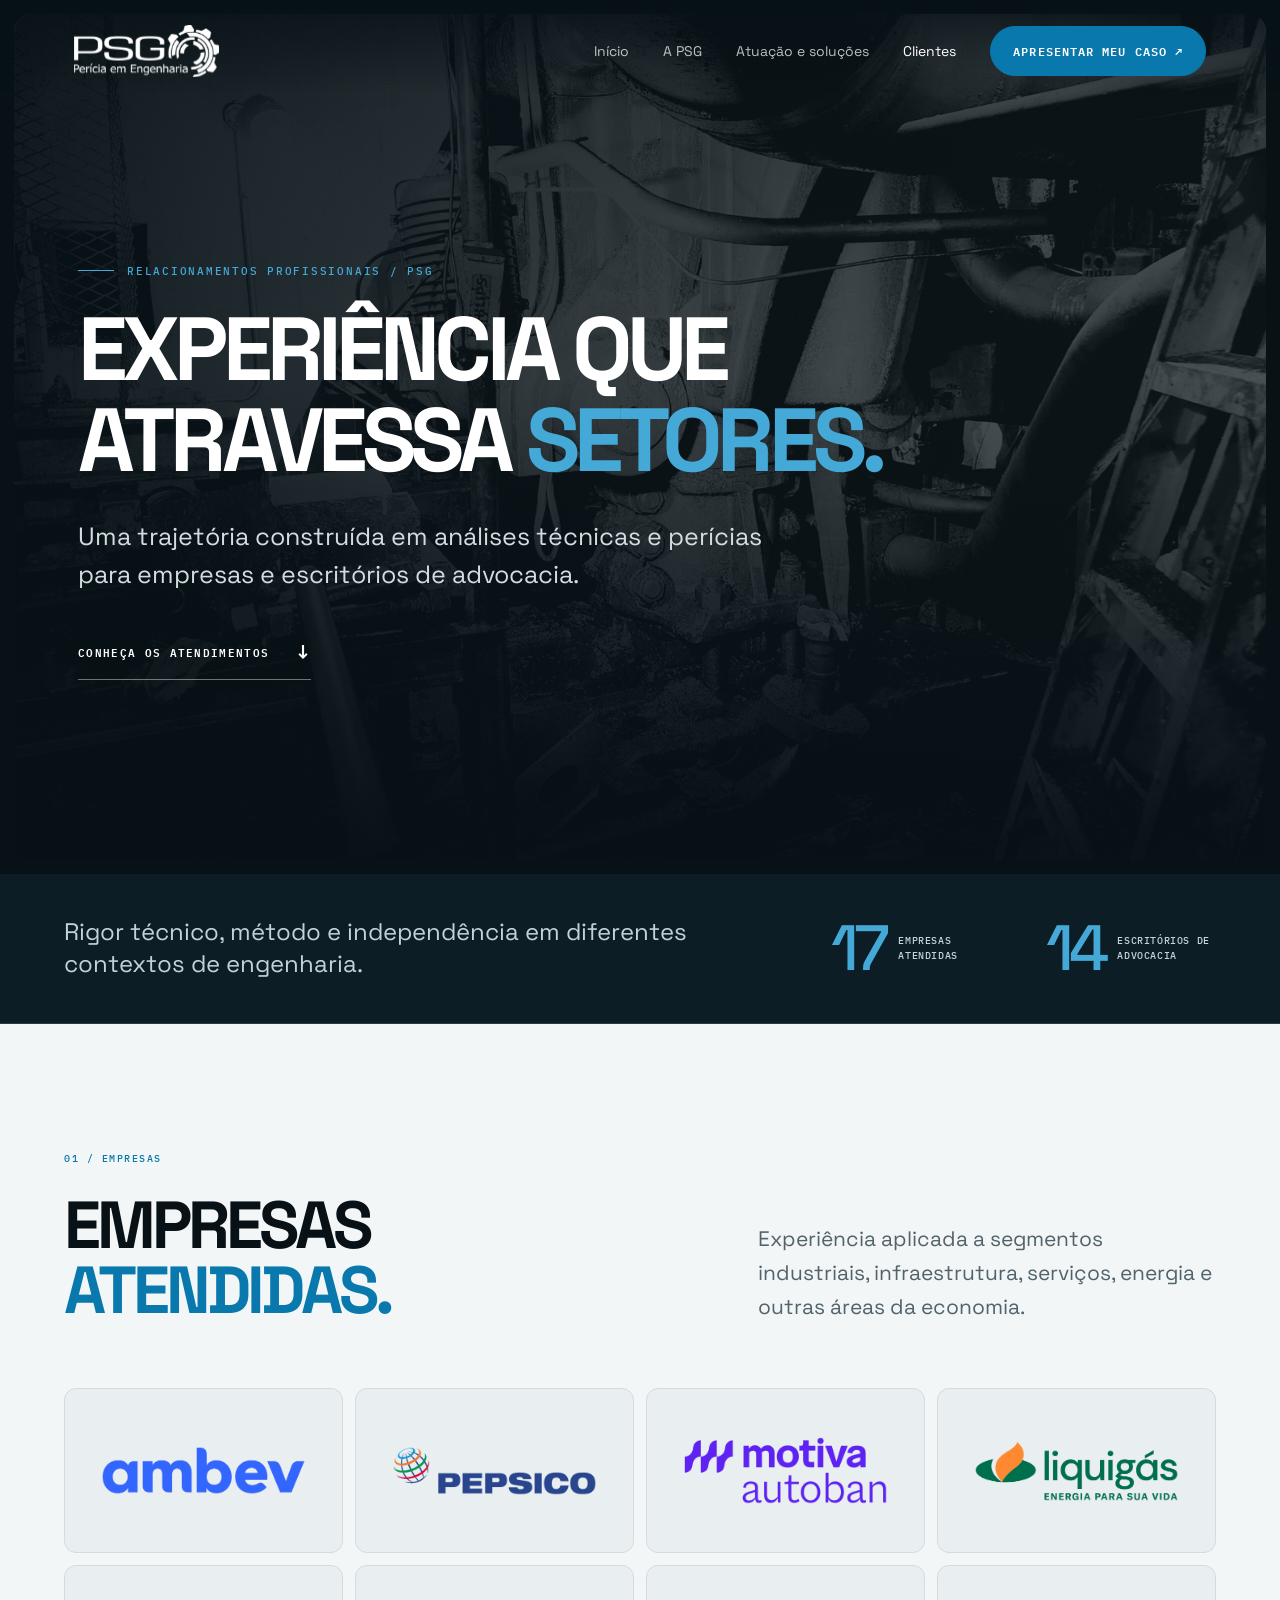
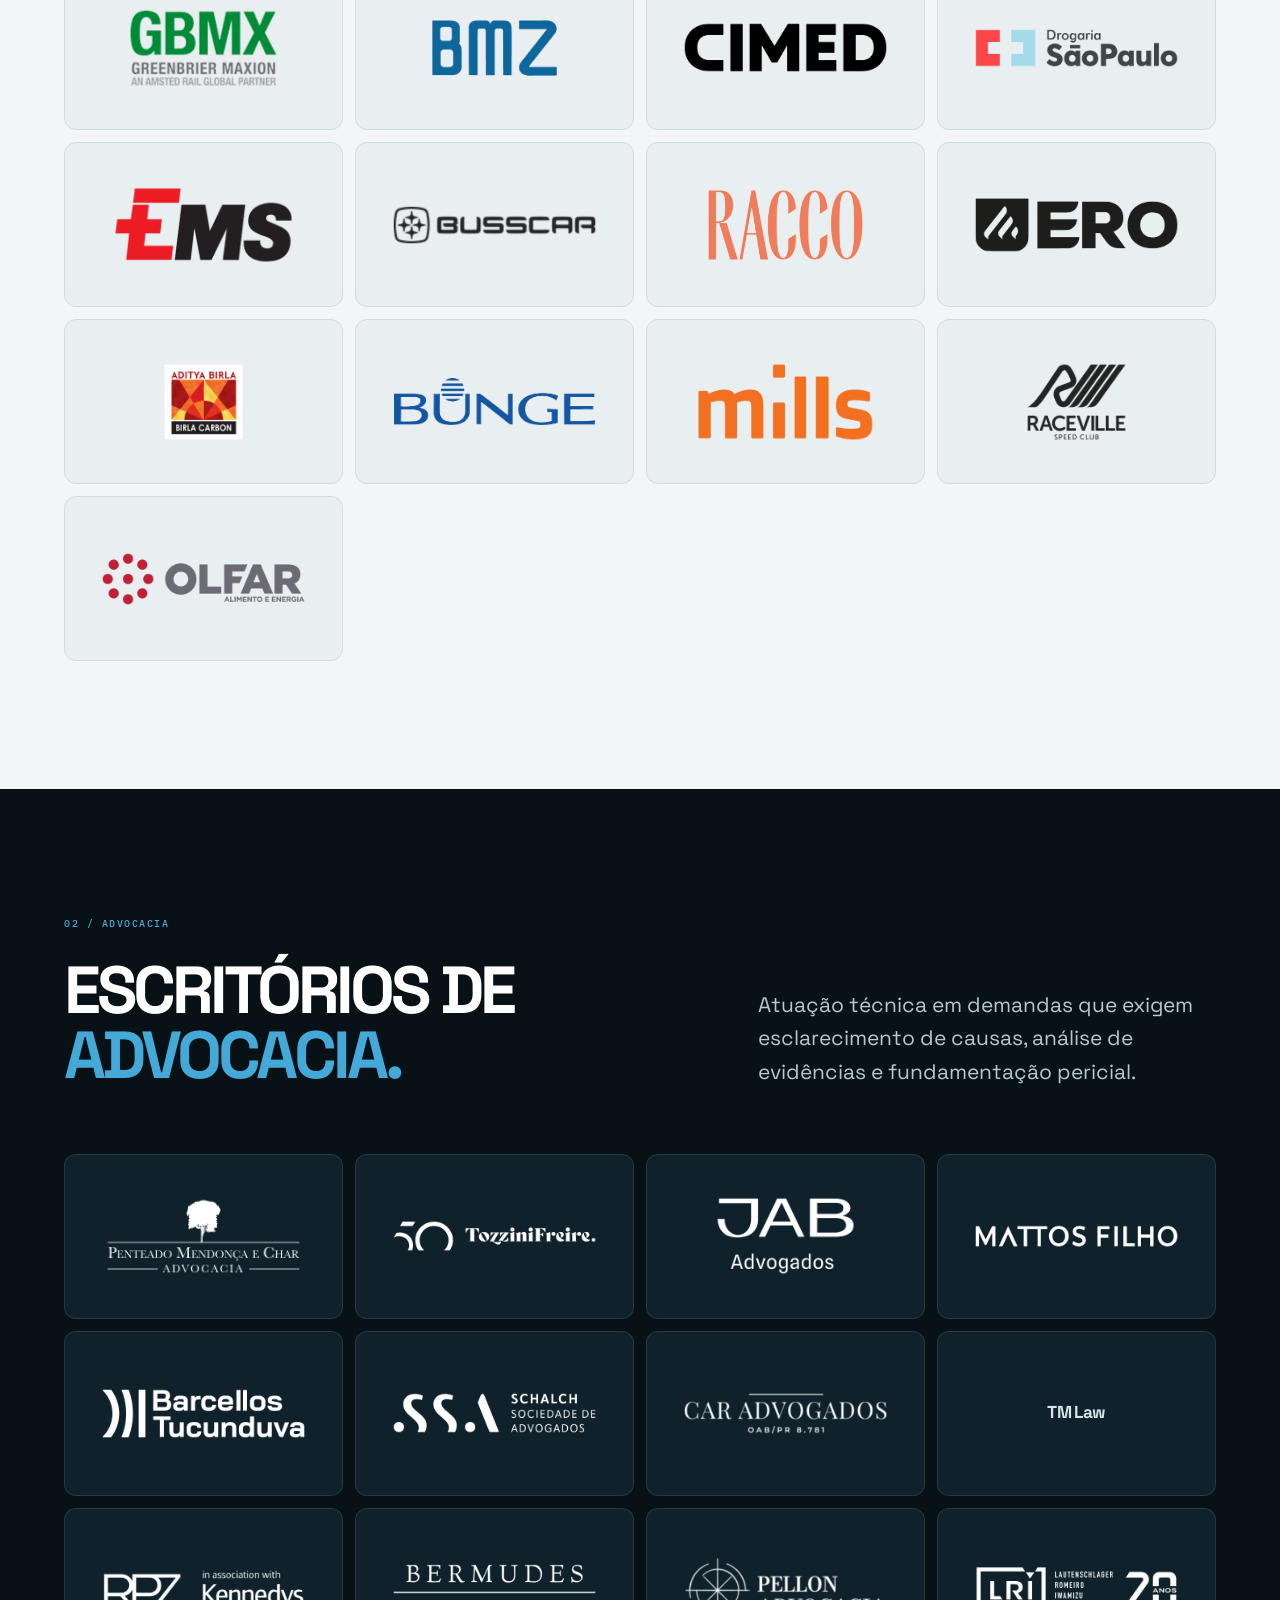
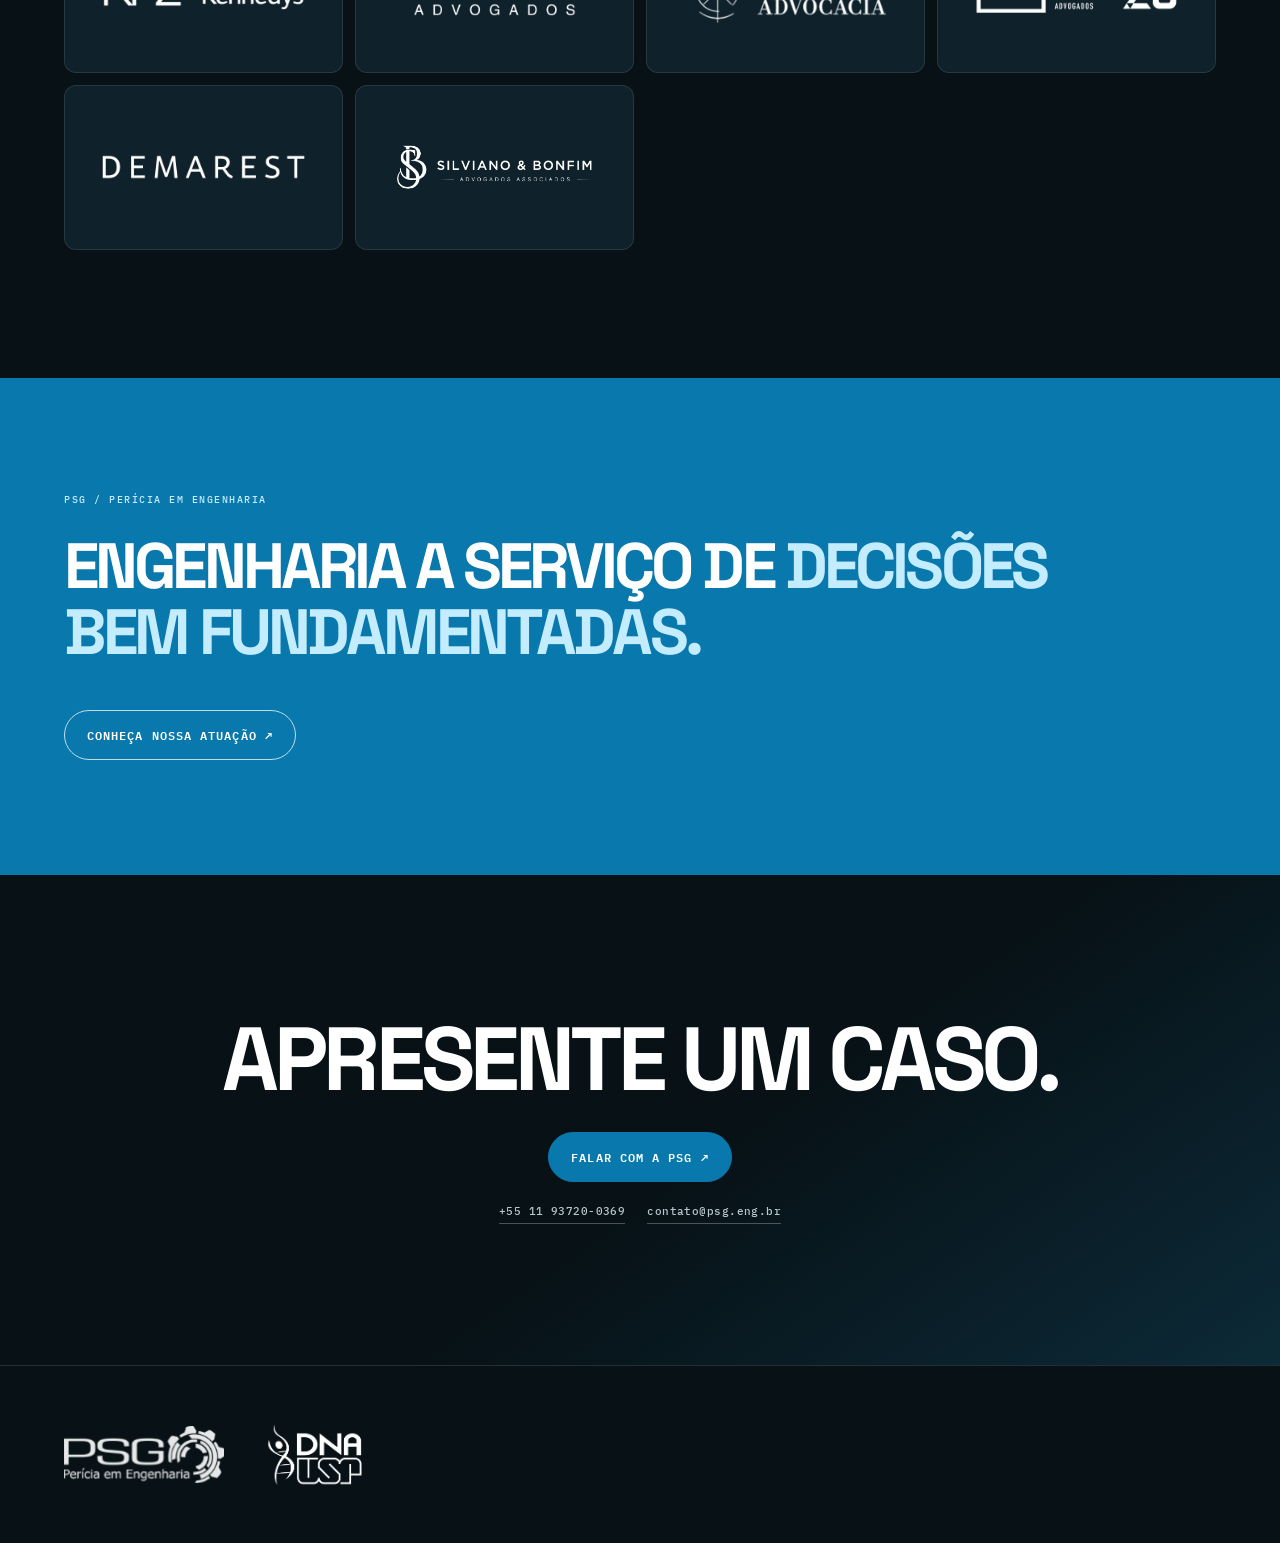
<file: clientes/index.html>
<!DOCTYPE html>
<html lang="pt-BR"><head>
<!-- Google Tag Manager -->
<script>(function(w,d,s,l,i){w[l]=w[l]||[];w[l].push({"gtm.start":new Date().getTime(),event:"gtm.js"});var f=d.getElementsByTagName(s)[0],j=d.createElement(s),dl=l!="dataLayer"?"&l="+l:"";j.async=true;j.src="https://www.googletagmanager.com/gtm.js?id="+i+dl;f.parentNode.insertBefore(j,f);})(window,document,"script","dataLayer","GTM-MQ7P9SL2");</script>
<!-- End Google Tag Manager -->
<meta charset="utf-8"/>
<meta name="viewport" content="width=device-width, initial-scale=1"/>
<meta name="description" content="Conheça as empresas e os escritórios de advocacia atendidos pela PSG Perícia em Engenharia ao longo de sua trajetória."/>
<title>Clientes — PSG Perícia em Engenharia</title>
<link rel="icon" href="../assets/brand/favicon-psg.png" type="image/png" sizes="512x512"/>
<style>html,body{background:#071116}</style>
<link rel="preconnect" href="https://fonts.googleapis.com"/>
<link rel="preconnect" href="https://fonts.gstatic.com" crossorigin="anonymous"/>
<link href="https://fonts.googleapis.com/css2?family=IBM+Plex+Mono:wght@400;500;600&amp;family=Space+Grotesk:wght@400;500;600;700&amp;display=swap" rel="stylesheet"/>
<script>if(location.protocol==="file:")document.documentElement.classList.add("psg-file-entry")</script>
<link href="../style.css" rel="stylesheet"/>
</head>
<body class="inner clients-page">
<!-- Google Tag Manager (noscript) -->
<noscript><iframe src="https://www.googletagmanager.com/ns.html?id=GTM-MQ7P9SL2" height="0" width="0" style="display:none;visibility:hidden"></iframe></noscript>
<!-- End Google Tag Manager (noscript) -->
<header class="topbar"><div class="wrap nav"><a href="../index.html" aria-label="PSG — Início"><img class="logo" src="../assets/brand/logo-psg.svg" alt="PSG Perícia em Engenharia" decoding="async"/></a><button class="menu" aria-controls="navlinks" aria-expanded="false" aria-label="Abrir menu">☰</button><nav class="navlinks" id="navlinks" aria-label="Navegação principal"><a href="../index.html">Início</a><a href="../a-psg/index.html">A PSG</a><a href="../solucoes/index.html">Atuação e soluções</a><a class="active" aria-current="page" href="../clientes/index.html">Clientes</a><a class="pill" href="#contato">Apresentar meu caso ↗</a></nav></div></header>
<main>
<section class="inner-hero clients-hero">
 <img class="inner-hero-bg" src="../assets/web/about-field.webp" alt="" fetchpriority="high" decoding="async" loading="eager"/>
 <div class="wrap inner-hero-content">
  <div class="eyebrow clients-eyebrow">Relacionamentos profissionais / PSG</div>
  <h1>Experiência que atravessa <em>setores.</em></h1>
  <p>Uma trajetória construída em análises técnicas e perícias para empresas e escritórios de advocacia.</p>
  <a class="clients-hero-link" href="#empresas">Conheça os atendimentos <span aria-hidden="true">↓</span></a>
 </div>
</section>
<section class="clients-summary" aria-label="Panorama de atendimentos"><div class="wrap clients-summary-inner reveal">
  <p>Rigor técnico, método e independência em diferentes contextos de engenharia.</p>
  <div class="clients-stat"><strong>17</strong><span>Empresas<br/>atendidas</span></div>
  <div class="clients-stat"><strong>14</strong><span>Escritórios de<br/>advocacia</span></div>
</div></section>
<section id="empresas" class="section light clients-list-section"><div class="wrap">
  <div class="clients-section-head reveal"><div><span class="section-number">01 / Empresas</span><h2>Empresas<br/><em>atendidas.</em></h2></div><p>Experiência aplicada a segmentos industriais, infraestrutura, serviços, energia e outras áreas da economia.</p></div>
  <div class="clients-brand-grid reveal" role="list" aria-label="Empresas atendidas">
   <div class="client-brand" role="listitem" aria-label="Ambev" data-group="empresas"><img class="client-brand-logo" src="../assets/clientes/logos/cor/empresas/ambev.webp" alt="Logo de Ambev" width="548" height="161" loading="lazy" decoding="async"/></div>
<div class="client-brand" role="listitem" aria-label="Pepsico" data-group="empresas"><img class="client-brand-logo" src="../assets/clientes/logos/cor/empresas/pepsico.webp" alt="Logo de Pepsico" width="548" height="164" loading="lazy" decoding="async"/></div>
<div class="client-brand" role="listitem" aria-label="Autoban" data-group="empresas"><img class="client-brand-logo" src="../assets/clientes/logos/cor/empresas/autoban.webp" alt="Logo de Autoban" width="546" height="208" loading="lazy" decoding="async"/></div>
<div class="client-brand" role="listitem" aria-label="Liquigás" data-group="empresas"><img class="client-brand-logo" src="../assets/clientes/logos/cor/empresas/liquigas.webp" alt="Logo de Liquigás" width="548" height="193" loading="lazy" decoding="async"/></div>
<div class="client-brand" role="listitem" aria-label="Greenbrier Maxion" data-group="empresas"><img class="client-brand-logo" src="../assets/clientes/logos/cor/empresas/greenbrier-maxion.webp" alt="Logo de Greenbrier Maxion" width="380" height="218" loading="lazy" decoding="async"/></div>
<div class="client-brand" role="listitem" aria-label="Brumazi Equipamentos" data-group="empresas"><img class="client-brand-logo" src="../assets/clientes/logos/cor/empresas/brumazi.webp" alt="Logo de Brumazi Equipamentos" width="196" height="114" loading="lazy" decoding="async"/></div>
<div class="client-brand" role="listitem" aria-label="Cimed" data-group="empresas"><img class="client-brand-logo" src="../assets/clientes/logos/cor/empresas/cimed.webp" alt="Logo de Cimed" width="548" height="165" loading="lazy" decoding="async"/></div>
<div class="client-brand" role="listitem" aria-label="Drogaria São Paulo" data-group="empresas"><img class="client-brand-logo" src="../assets/clientes/logos/cor/empresas/drogaria-sao-paulo.webp" alt="Logo de Drogaria São Paulo" width="548" height="138" loading="lazy" decoding="async"/></div>
<div class="client-brand" role="listitem" aria-label="EMS Farmacêutica" data-group="empresas"><img class="client-brand-logo" src="../assets/clientes/logos/cor/empresas/ems-farmaceutica.webp" alt="Logo de EMS Farmacêutica" width="420" height="202" loading="lazy" decoding="async"/></div>
<div class="client-brand" role="listitem" aria-label="Busscar" data-group="empresas"><img class="client-brand-logo" src="../assets/clientes/logos/cor/empresas/busscar.webp" alt="Logo de Busscar" width="548" height="138" loading="lazy" decoding="async"/></div>
<div class="client-brand" role="listitem" aria-label="Grupo Racco" data-group="empresas"><img class="client-brand-logo" src="../assets/clientes/logos/cor/empresas/grupo-racco.webp" alt="Logo de Grupo Racco" width="324" height="172" loading="lazy" decoding="async"/></div>
<div class="client-brand" role="listitem" aria-label="Mineração Caraíba" data-group="empresas"><img class="client-brand-logo" src="../assets/clientes/logos/cor/empresas/mineracao-caraiba-ero-copper.webp" alt="Logo de Mineração Caraíba" width="548" height="179" loading="lazy" decoding="async"/></div>
<div class="client-brand" role="listitem" aria-label="Birla Carbon" data-group="empresas"><img class="client-brand-logo" src="../assets/clientes/logos/cor/empresas/birla-carbon.webp" alt="Logo de Birla Carbon" width="226" height="218" loading="lazy" decoding="async"/></div>
<div class="client-brand" role="listitem" aria-label="Bunge" data-group="empresas"><img class="client-brand-logo" src="../assets/clientes/logos/cor/empresas/bunge.webp" alt="Logo de Bunge" width="536" height="161" loading="lazy" decoding="async"/></div>
<div class="client-brand" role="listitem" aria-label="Mills" data-group="empresas"><img class="client-brand-logo" src="../assets/clientes/logos/cor/empresas/mills.webp" alt="Logo de Mills" width="445" height="218" loading="lazy" decoding="async"/></div>
<div class="client-brand" role="listitem" aria-label="Raceville" data-group="empresas"><img class="client-brand-logo" src="../assets/clientes/logos/cor/empresas/raceville.webp" alt="Logo de Raceville" width="270" height="218" loading="lazy" decoding="async"/></div>
<div class="client-brand" role="listitem" aria-label="Olfar" data-group="empresas"><img class="client-brand-logo" src="../assets/clientes/logos/cor/empresas/olfar.webp" alt="Logo de Olfar" width="548" height="174" loading="lazy" decoding="async"/></div>
  </div>
</div></section>
<section id="advogados" class="section clients-list-section clients-law-section"><div class="wrap">
  <div class="clients-section-head reveal"><div><span class="section-number">02 / Advocacia</span><h2>Escritórios de<br/><em>advocacia.</em></h2></div><p>Atuação técnica em demandas que exigem esclarecimento de causas, análise de evidências e fundamentação pericial.</p></div>
  <div class="clients-brand-grid clients-brand-grid-dark reveal" role="list" aria-label="Escritórios de advocacia">
   <div class="client-brand" role="listitem" aria-label="Penteado Mendonça e Char" data-group="advocacia"><img class="client-brand-logo" src="../assets/clientes/logos/branco/advogados/penteado-mendonca-e-char.webp" alt="Logo de Penteado Mendonça e Char" width="444" height="198" loading="lazy" decoding="async"/></div>
<div class="client-brand" role="listitem" aria-label="TozziniFreire" data-group="advocacia"><img class="client-brand-logo" src="../assets/clientes/logos/branco/advogados/tozzinifreire.webp" alt="Logo de TozziniFreire" width="548" height="120" loading="lazy" decoding="async"/></div>
<div class="client-brand" role="listitem" aria-label="J. Armando Batista e Benes" data-group="advocacia"><img class="client-brand-logo" src="../assets/clientes/logos/branco/advogados/j-armando-batista-e-benes-jab.webp" alt="Logo de J. Armando Batista e Benes" width="358" height="218" loading="lazy" decoding="async"/></div>
<div class="client-brand" role="listitem" aria-label="Mattos Filho" data-group="advocacia"><img class="client-brand-logo" src="../assets/clientes/logos/branco/advogados/mattos-filho.webp" alt="Logo de Mattos Filho" width="548" height="99" loading="lazy" decoding="async"/></div>
<div class="client-brand" role="listitem" aria-label="Barcelos e Tucunduva" data-group="advocacia"><img class="client-brand-logo" src="../assets/clientes/logos/branco/advogados/barcellos-tucunduva.webp" alt="Logo de Barcelos e Tucunduva" width="548" height="166" loading="lazy" decoding="async"/></div>
<div class="client-brand" role="listitem" aria-label="Schalch Sociedade de Advogados" data-group="advocacia"><img class="client-brand-logo" src="../assets/clientes/logos/branco/advogados/schalch-sociedade-de-advogados.webp" alt="Logo de Schalch Sociedade de Advogados" width="548" height="144" loading="lazy" decoding="async"/></div>
<div class="client-brand" role="listitem" aria-label="CAR" data-group="advocacia"><img class="client-brand-logo" src="../assets/clientes/logos/branco/advogados/car-advogados.webp" alt="Logo de CAR" width="548" height="146" loading="lazy" decoding="async"/></div>
<div class="client-brand" role="listitem" aria-label="TM Law" data-group="advocacia"><span class="client-brand-name">TM Law</span></div>
<div class="client-brand" role="listitem" aria-label="RPZ" data-group="advocacia"><img class="client-brand-logo" src="../assets/clientes/logos/branco/advogados/rpz.webp" alt="Logo de RPZ" width="516" height="139" loading="lazy" decoding="async"/></div>
<div class="client-brand" role="listitem" aria-label="Sergio Bermudes" data-group="advocacia"><img class="client-brand-logo" src="../assets/clientes/logos/branco/advogados/sergio-bermudes.webp" alt="Logo de Sergio Bermudes" width="548" height="172" loading="lazy" decoding="async"/></div>
<div class="client-brand" role="listitem" aria-label="Pellon e Associados" data-group="advocacia"><img class="client-brand-logo" src="../assets/clientes/logos/branco/advogados/pellon-advocacia.webp" alt="Logo de Pellon e Associados" width="528" height="202" loading="lazy" decoding="async"/></div>
<div class="client-brand" role="listitem" aria-label="LRI Law" data-group="advocacia"><img class="client-brand-logo" src="../assets/clientes/logos/branco/advogados/lri.webp" alt="Logo de LRI Law" width="516" height="154" loading="lazy" decoding="async"/></div>
<div class="client-brand" role="listitem" aria-label="Demarest" data-group="advocacia"><img class="client-brand-logo" src="../assets/clientes/logos/branco/advogados/demarest.webp" alt="Logo de Demarest" width="548" height="104" loading="lazy" decoding="async"/></div>
<div class="client-brand" role="listitem" aria-label="Silviano &amp; Bonfim" data-group="advocacia"><img class="client-brand-logo" src="../assets/clientes/logos/branco/advogados/silviano-bonfim.webp" alt="Logo de Silviano &amp; Bonfim" width="409" height="128" loading="lazy" decoding="async"/></div>
  </div>
</div></section>
<section class="section blue clients-statement"><div class="wrap reveal"><span class="section-number">PSG / Perícia em Engenharia</span><h2>Engenharia a serviço de <em>decisões bem fundamentadas.</em></h2><a class="button" href="../solucoes/index.html">Conheça nossa atuação ↗</a></div></section>
<section class="section contact-section" id="contato"><div class="wrap contact reveal"><div><h2>Apresente um caso.</h2></div><div class="contact-side"><a class="button primary" href="https://wa.me/5511937200369">Falar com a PSG ↗</a><div class="contact-links"><a href="tel:+5511937200369">+55 11 93720-0369</a><a href="mailto:contato@psg.eng.br">contato@psg.eng.br</a></div></div></div></section>
</main><footer class="footer"><div class="wrap footer-row"><div class="footer-brands"><img src="../assets/brand/logo-psg.svg" alt="PSG" class="footer-logo" decoding="async"/><img src="../assets/brand/dna-usp-branco.png" alt="DNA USP" class="dna-logo" decoding="async"/></div></div></footer><script src="../script.js"></script>
</body></html>
</file>
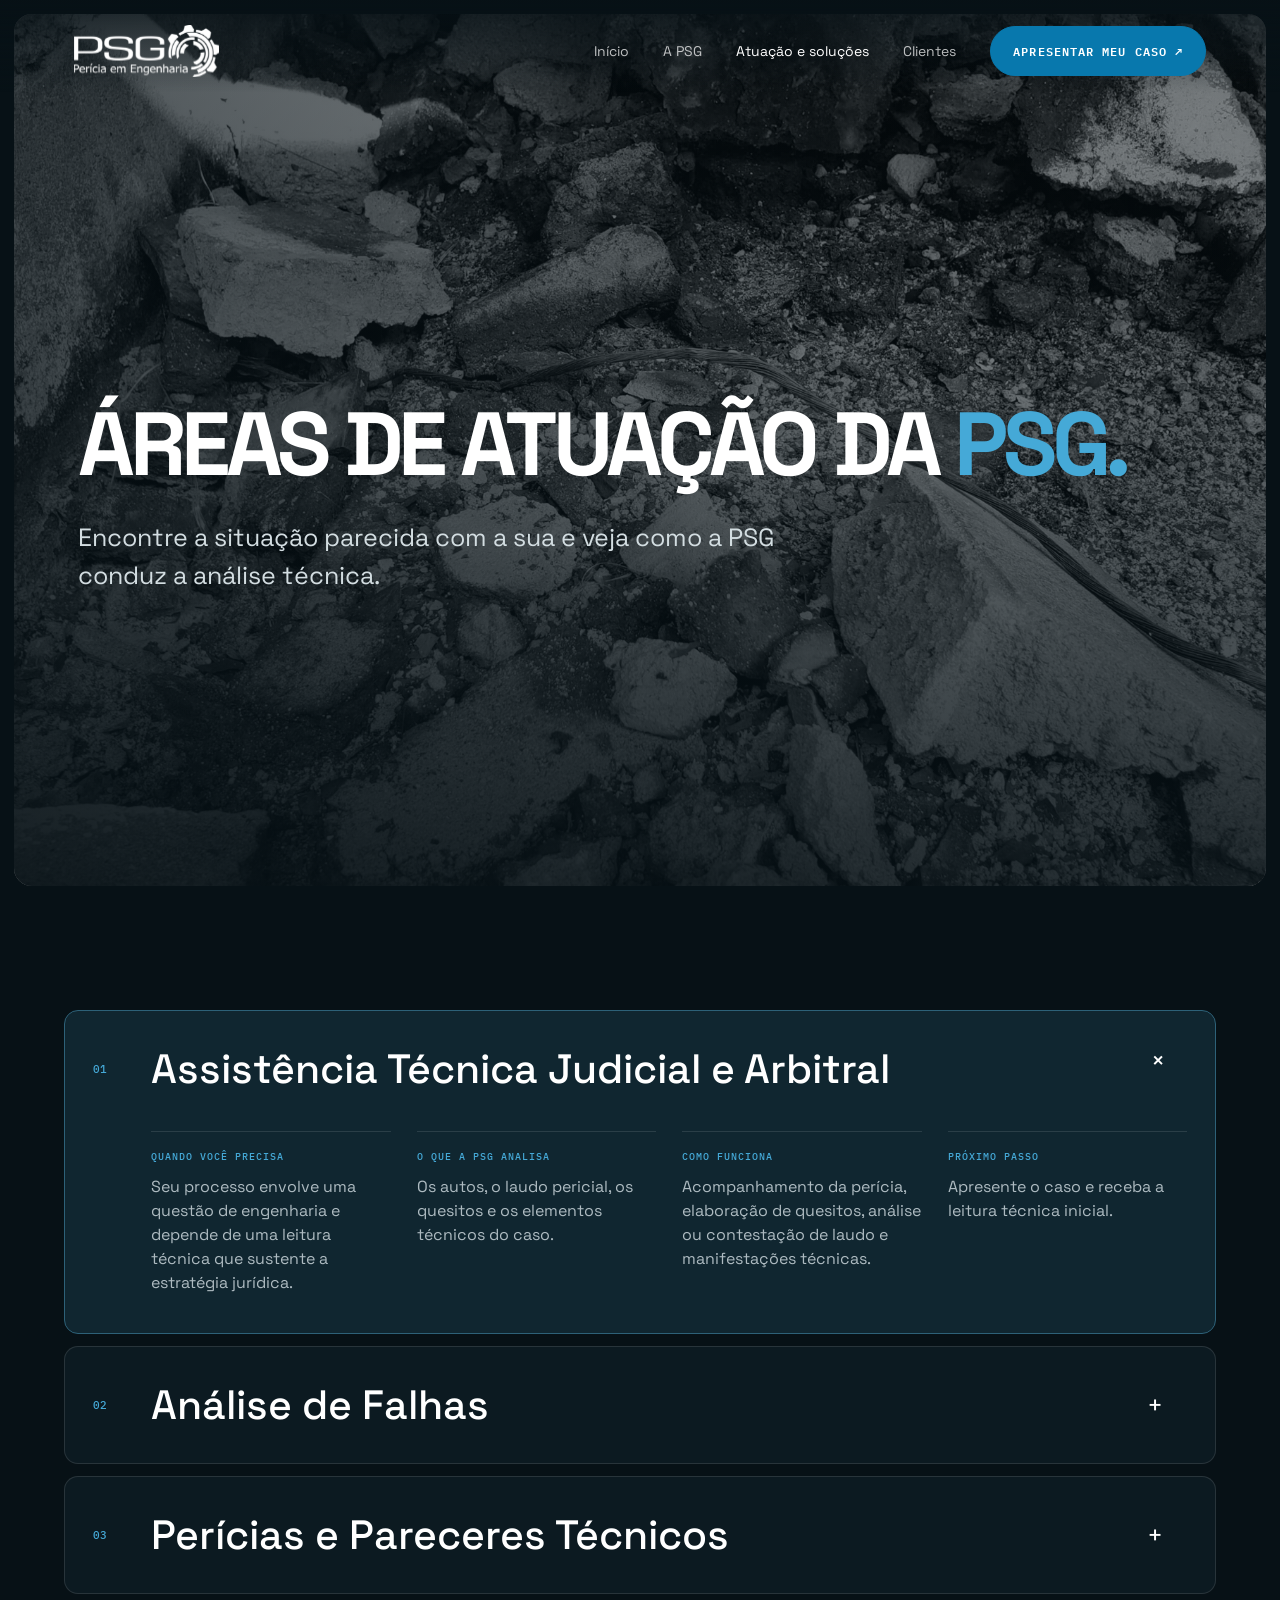
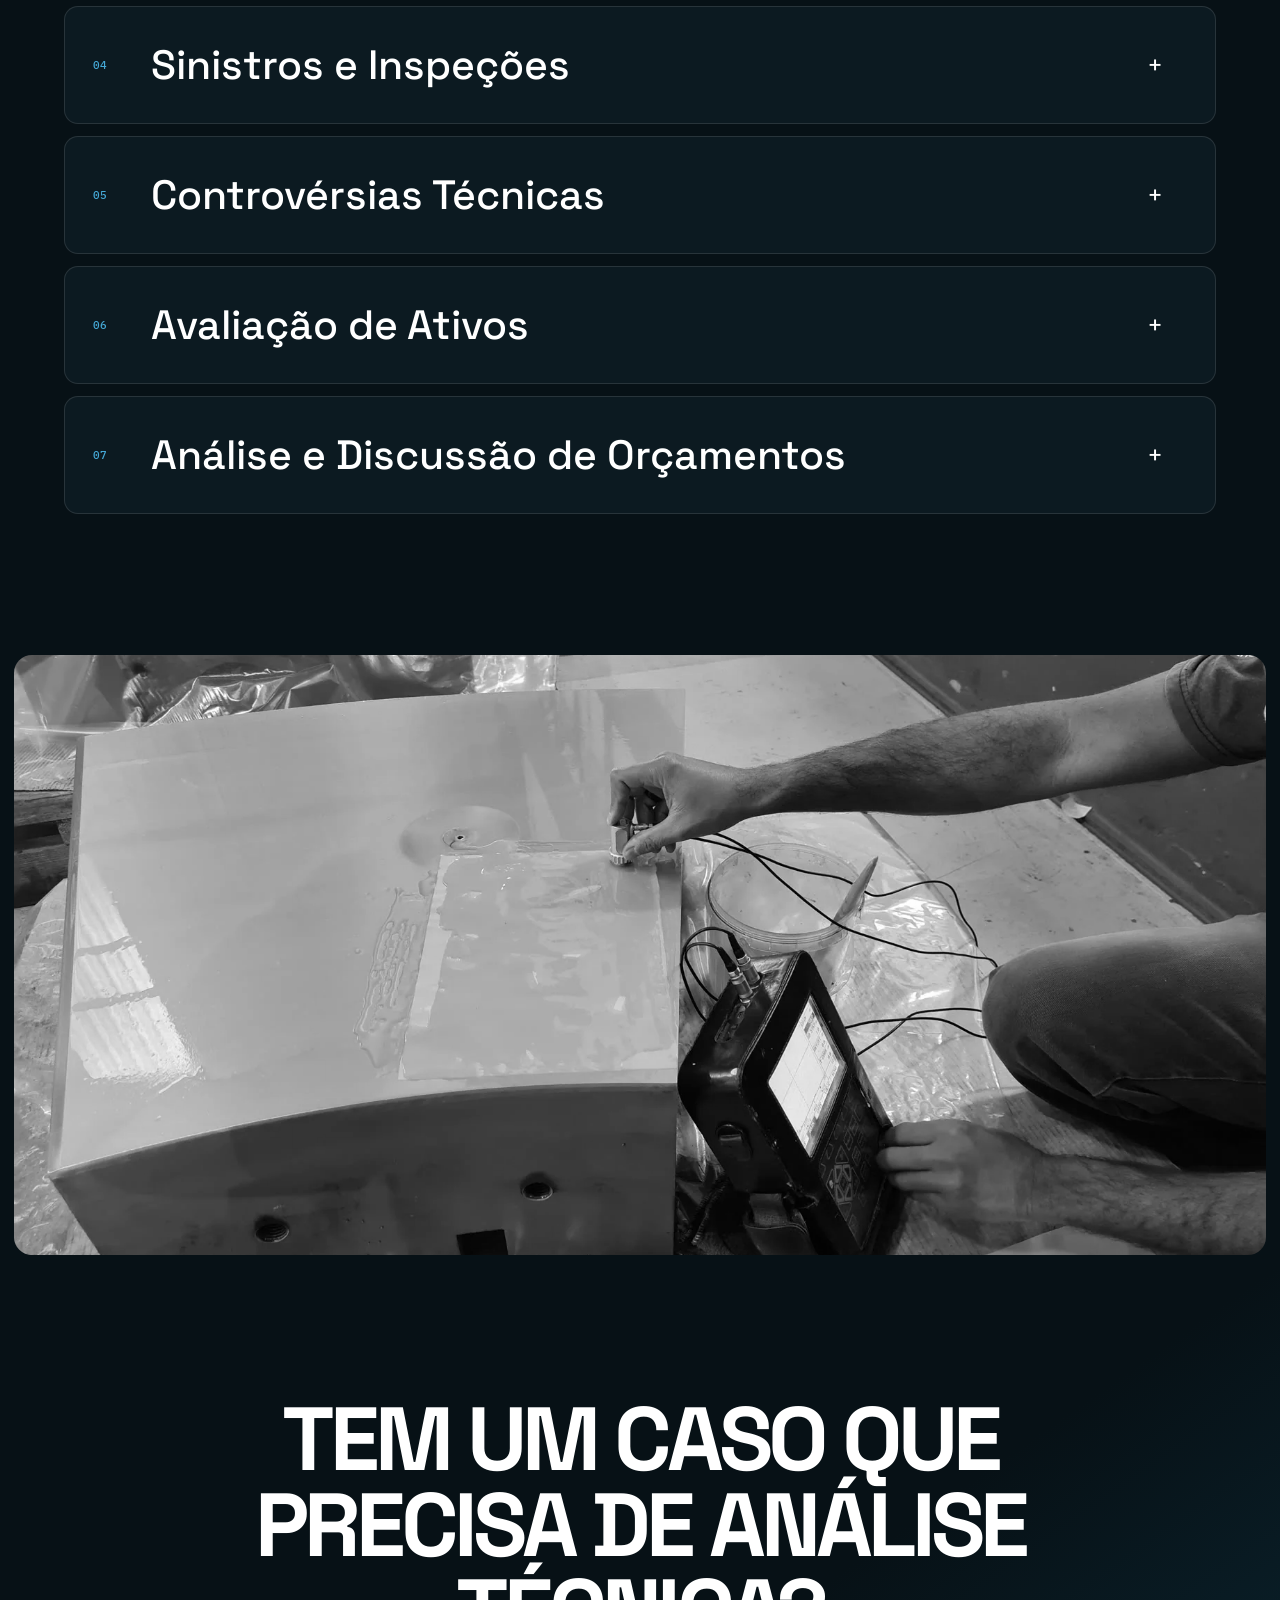
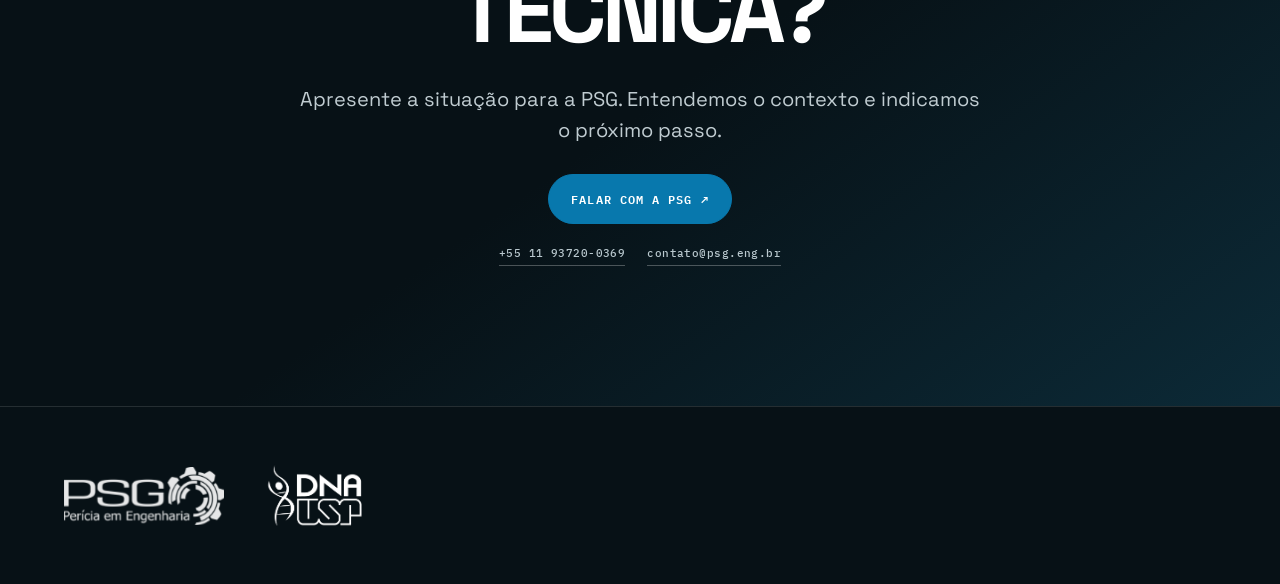
<file: solucoes/index.html>
<!DOCTYPE html>

<html lang="pt-BR"><head>
<!-- Google Tag Manager -->
<script>(function(w,d,s,l,i){w[l]=w[l]||[];w[l].push({"gtm.start":new Date().getTime(),event:"gtm.js"});var f=d.getElementsByTagName(s)[0],j=d.createElement(s),dl=l!="dataLayer"?"&l="+l:"";j.async=true;j.src="https://www.googletagmanager.com/gtm.js?id="+i+dl;f.parentNode.insertBefore(j,f);})(window,document,"script","dataLayer","GTM-MQ7P9SL2");</script>
<!-- End Google Tag Manager --><meta charset="utf-8"/><meta content="width=device-width,initial-scale=1" name="viewport"/><meta content="Áreas de atuação da PSG Perícia em Engenharia." name="description"/><title>Atuação e Soluções — PSG</title><link href="../assets/brand/favicon-psg.png" rel="icon" sizes="512x512" type="image/png"/><style>html,body{background:#071116}</style><link href="https://fonts.googleapis.com" rel="preconnect"/><link crossorigin="anonymous" href="https://fonts.gstatic.com" rel="preconnect"/><link href="https://fonts.googleapis.com/css2?family=IBM+Plex+Mono:wght@400;500;600&amp;family=Space+Grotesk:wght@400;500;600;700&amp;display=swap" rel="stylesheet"/><script>if(location.protocol==="file:")document.documentElement.classList.add("psg-file-entry")</script><link href="../style.css" rel="stylesheet"/></head>
<body class="inner solutions-page">
<!-- Google Tag Manager (noscript) -->
<noscript><iframe height="0" src="https://www.googletagmanager.com/ns.html?id=GTM-MQ7P9SL2" style="display:none;visibility:hidden" width="0"></iframe></noscript>
<!-- End Google Tag Manager (noscript) -->
<header class="topbar"><div class="wrap nav"><a href="../index.html"><img alt="PSG Perícia em Engenharia" class="logo" decoding="async" src="../assets/brand/logo-psg.svg"/></a><button aria-controls="navlinks" aria-expanded="false" aria-label="Abrir menu" class="menu">☰</button><nav class="navlinks" id="navlinks"><a href="../index.html">Início</a><a href="../a-psg/index.html">A PSG</a><a class="active" href="../solucoes/index.html">Atuação e soluções</a><a href="../clientes/index.html">Clientes</a><a class="pill" href="#contato">Apresentar meu caso ↗</a></nav></div></header>
<main><section class="inner-hero solutions-hero"><img alt="Equipamento industrial em análise" class="inner-hero-bg" decoding="async" fetchpriority="high" loading="eager" src="../assets/web/solutions-hero.webp"/><div class="wrap inner-hero-content"><h1>Áreas de atuação da <em>PSG.</em></h1><p>Encontre a situação parecida com a sua e veja como a PSG conduz a análise técnica.</p></div></section>
<section class="section solutions-section"><div class="wrap"><div class="solutions-list reveal">
<article class="solution-item open"><button class="solution-button"><span>01</span><strong>Assistência Técnica Judicial e Arbitral</strong><i>+</i></button><div class="solution-content" style="max-height:500px"><div class="solution-content-inner"><div><h4>Quando você precisa</h4><p>Seu processo envolve uma questão de engenharia e depende de uma leitura técnica que sustente a estratégia jurídica.</p></div><div><h4>O que a PSG analisa</h4><p>Os autos, o laudo pericial, os quesitos e os elementos técnicos do caso.</p></div><div><h4>Como funciona</h4><p>Acompanhamento da perícia, elaboração de quesitos, análise ou contestação de laudo e manifestações técnicas.</p></div><div><h4>Próximo passo</h4><p>Apresente o caso e receba a leitura técnica inicial.</p></div></div></div></article>
<article class="solution-item"><button class="solution-button"><span>02</span><strong>Análise de Falhas</strong><i>+</i></button><div class="solution-content"><div class="solution-content-inner"><div><h4>Quando você precisa</h4><p>Uma máquina, equipamento, instalação ou processo falhou, e é preciso determinar por quê.</p></div><div><h4>O que a PSG analisa</h4><p>As causas e os modos de falha em máquinas, equipamentos, materiais, instalações e processos.</p></div><div><h4>Como funciona</h4><p>Inspeção, investigação técnica e reconstrução do que ocorreu.</p></div><div><h4>Próximo passo</h4><p>Apresente o caso e receba o direcionamento técnico.</p></div></div></div></article>
<article class="solution-item"><button class="solution-button"><span>03</span><strong>Perícias e Pareceres Técnicos</strong><i>+</i></button><div class="solution-content"><div class="solution-content-inner"><div><h4>Quando você precisa</h4><p>Uma decisão judicial, arbitral, empresarial, securitária ou extrajudicial depende de uma análise de engenharia fundamentada.</p></div><div><h4>O que a PSG analisa</h4><p>O cenário técnico, os equipamentos, a documentação e as evidências disponíveis.</p></div><div><h4>Como funciona</h4><p>Investigação, fundamentação e emissão de parecer técnico.</p></div><div><h4>Próximo passo</h4><p>Apresente o caso e entenda o escopo da análise.</p></div></div></div></article>
<article class="solution-item"><button class="solution-button"><span>04</span><strong>Sinistros e Inspeções</strong><i>+</i></button><div class="solution-content"><div class="solution-content-inner"><div><h4>Quando você precisa</h4><p>Uma ocorrência exige levantamento técnico em campo e apuração fundamentada.</p></div><div><h4>O que a PSG analisa</h4><p>A causa, a extensão dos danos e os elementos técnicos da ocorrência.</p></div><div><h4>Como funciona</h4><p>Inspeção presencial, registro, investigação de causa e análise dos elementos relevantes.</p></div><div><h4>Próximo passo</h4><p>Apresente o caso e agende a inspeção.</p></div></div></div></article>
<article class="solution-item"><button class="solution-button"><span>05</span><strong>Controvérsias Técnicas</strong><i>+</i></button><div class="solution-content"><div class="solution-content-inner"><div><h4>Quando você precisa</h4><p>Existe divergência entre fabricante e cliente, fornecedor e contratante, ou numa relação contratual.</p></div><div><h4>O que a PSG analisa</h4><p>Os elementos técnicos da controvérsia e as responsabilidades envolvidas.</p></div><div><h4>Como funciona</h4><p>Análise independente e fundamentação que sustenta a posição em negociação ou processo.</p></div><div><h4>Próximo passo</h4><p>Apresente o caso e receba a leitura técnica.</p></div></div></div></article>
<article class="solution-item"><button class="solution-button"><span>06</span><strong>Avaliação de Ativos</strong><i>+</i></button><div class="solution-content"><div class="solution-content-inner"><div><h4>Quando você precisa</h4><p>Máquinas, equipamentos ou instalações precisam de valoração técnica.</p></div><div><h4>O que a PSG analisa</h4><p>Máquinas, equipamentos e instalações industriais ou civis.</p></div><div><h4>Como funciona</h4><p>Análise técnica para estabelecer a correta valoração dos itens.</p></div><div><h4>Próximo passo</h4><p>Apresente os ativos que precisam ser avaliados.</p></div></div></div></article>
<article class="solution-item"><button class="solution-button"><span>07</span><strong>Análise e Discussão de Orçamentos</strong><i>+</i></button><div class="solution-content"><div class="solution-content-inner"><div><h4>Quando você precisa</h4><p>É necessário apurar serviços e substituições de itens em máquinas ou equipamentos.</p></div><div><h4>O que a PSG analisa</h4><p>A viabilidade técnica e econômica do reparo através da análise de pertinência de itens e serviços.</p></div><div><h4>Como funciona</h4><p>Análise, discussão e acompanhamento dos orçamentos de reparo com o fornecedor.</p></div><div><h4>Próximo passo</h4><p>Apresente o caso para avaliação técnica inicial.</p></div></div></div></article>
</div></div></section>
<section class="solutions-image"><img alt="Detalhe de análise em equipamento" decoding="async" loading="lazy" src="../assets/web/solutions-detail.webp"/></section>
<section class="section contact-section" id="contato"><div class="wrap contact reveal"><div><h2>Tem um caso que precisa de análise técnica?</h2></div><div class="contact-side"><p>Apresente a situação para a PSG. Entendemos o contexto e indicamos o próximo passo.</p><a class="button primary" href="https://wa.me/5511937200369">Falar com a PSG ↗</a><div class="contact-links"><a href="tel:+5511937200369">+55 11 93720-0369</a><a href="mailto:contato@psg.eng.br">contato@psg.eng.br</a></div></div></div></section>
</main><footer class="footer"><div class="wrap footer-row"><div class="footer-brands"><img alt="PSG" class="footer-logo" decoding="async" src="../assets/brand/logo-psg.svg"/><img alt="DNA USP" class="dna-logo" decoding="async" src="../assets/brand/dna-usp-branco.png"/></div></div></footer><script src="../script.js"></script></body></html>
</file>
<file: style.css>
:root{--blue:#0878ad;--blue2:#45a9d7;--ink:#071116;--paper:#f3f6f7;--line:rgba(255,255,255,.18);--muted:#aebbc1;--max:1440px;--pad:clamp(24px,5vw,78px)}
*{box-sizing:border-box}html{scroll-behavior:smooth}body{margin:0;background:var(--ink);color:#fff;font-family:"Space Grotesk",sans-serif;overflow-x:hidden}a{color:inherit;text-decoration:none}img{display:block;max-width:100%}button{font:inherit}.wrap{width:min(var(--max),100%);margin:auto;padding-inline:var(--pad)}
.topbar{position:fixed;z-index:30;left:0;right:0;top:0;height:92px;display:flex;align-items:center;transition:.3s;background:linear-gradient(#071116cc,transparent)}.topbar.scrolled{height:72px;background:#071116eb;backdrop-filter:blur(12px);border-bottom:1px solid #ffffff14}.nav{display:flex;align-items:center;justify-content:space-between}.logo{width:176px;filter:brightness(0) invert(1)}.navlinks{display:flex;gap:34px;align-items:center;font-size:14px}.navlinks a:not(.pill){opacity:.72}.navlinks a.active,.navlinks a:hover{opacity:1}.pill,.button{border:1px solid #fff3;border-radius:100px;padding:14px 22px;display:inline-flex;align-items:center;gap:18px;text-transform:uppercase;letter-spacing:.09em;font:600 12px "IBM Plex Mono",monospace;transition:.25s}.button.primary,.pill{background:var(--blue);border-color:var(--blue)}.button:hover,.pill:hover{background:#fff;color:var(--ink);transform:translateY(-2px)}.menu{display:none;background:none;border:0;color:#fff;font-size:24px}
.hero{min-height:100svh;position:relative;display:flex;align-items:flex-end;overflow:hidden}.hero-bg{position:absolute;inset:0;background:url('assets/web/hero-industria.webp') center/cover no-repeat;filter:grayscale(1);transform:scale(1.02)}.hero:after{content:"";position:absolute;inset:0;background:linear-gradient(90deg,#061015f2 0%,#061015b5 48%,#06101522 78%),linear-gradient(0deg,#071116 0%,transparent 45%)}.hero-content{position:relative;z-index:2;padding-top:150px;padding-bottom:72px}.eyebrow{display:flex;gap:13px;align-items:center;text-transform:uppercase;letter-spacing:.16em;font:500 11px "IBM Plex Mono";color:var(--blue2)}.eyebrow:before{content:"";width:36px;height:1px;background:currentColor}.hero h1,.page-hero h1{font-size:clamp(54px,7.6vw,120px);line-height:.88;letter-spacing:-.065em;max-width:1100px;margin:24px 0 34px;text-transform:uppercase}.hero h1 em,.page-hero h1 em{color:var(--blue2);font-style:normal}.lead{font-size:clamp(18px,2vw,25px);line-height:1.4;max-width:720px;color:#d8e0e4}.actions{display:flex;gap:12px;margin-top:36px;flex-wrap:wrap}.hero-meta{display:flex;gap:40px;margin-top:72px;font:500 11px "IBM Plex Mono";letter-spacing:.1em;text-transform:uppercase;color:#bfccd1}.hero-meta span{display:flex;gap:10px;align-items:center}.hero-meta i{width:5px;height:5px;background:var(--blue2);border-radius:50%}
.ticker{border-block:1px solid #ffffff18;overflow:hidden;white-space:nowrap;padding:18px 0;font:500 12px "IBM Plex Mono";text-transform:uppercase;letter-spacing:.13em;color:#8da0a8}.ticker-track{display:flex;width:max-content;will-change:transform;animation:tickerMove 34s linear infinite}.ticker-sequence{display:flex;align-items:center;flex:none}.ticker b{color:var(--blue2);margin:0 25px}@keyframes tickerMove{to{transform:translateX(-50%)}}
.section{padding:clamp(90px,11vw,170px) 0}.section.light{background:var(--paper);color:var(--ink)}.section.blue{background:var(--blue)}.section-head{display:grid;grid-template-columns:1fr 2fr;gap:60px;margin-bottom:70px}.section h2{font-size:clamp(42px,5.4vw,82px);line-height:.96;letter-spacing:-.055em;margin:0;text-transform:uppercase}.section-intro{font-size:clamp(19px,2.1vw,28px);line-height:1.35;max-width:760px;margin:0;color:#becbd0}.light .section-intro{color:#405159}.kicker{font:500 11px "IBM Plex Mono";letter-spacing:.14em;text-transform:uppercase;color:var(--blue)}
.problem-grid{display:grid;grid-template-columns:repeat(3,1fr);border-top:1px solid #1d3038}.problem{padding:34px 25px 50px 0;border-bottom:1px solid #1d3038;min-height:170px}.problem:nth-child(3n+2),.problem:nth-child(3n+3){padding-left:25px;border-left:1px solid #1d3038}.num{font:500 11px "IBM Plex Mono";color:var(--blue);margin-bottom:35px}.problem p{font-size:20px;line-height:1.3;margin:0;max-width:350px}
.split{display:grid;grid-template-columns:1fr 1fr;min-height:760px}.split-media{position:relative;overflow:hidden}.split-media img{width:100%;height:100%;object-fit:cover;filter:grayscale(1);transition:1s}.split-media:hover img{transform:scale(1.03);filter:grayscale(.3)}.split-copy{padding:clamp(50px,7vw,110px);display:flex;flex-direction:column;justify-content:center}.split-copy h2{max-width:720px}.split-copy p{font-size:20px;line-height:1.55;color:#c2ced3;max-width:650px}.steps{margin-top:40px}.step{display:grid;grid-template-columns:52px 1fr;padding:23px 0;border-top:1px solid #ffffff24}.step span{font:500 11px "IBM Plex Mono";color:var(--blue2)}.step b{font-size:17px;font-weight:500}
.services{display:grid;grid-template-columns:repeat(2,1fr);border-top:1px solid #b7c3c7}.service{padding:45px 25px 50px 0;border-bottom:1px solid #b7c3c7;display:grid;grid-template-columns:60px 1fr 40px;gap:15px;min-height:220px;transition:.3s}.service:nth-child(even){padding-left:35px;border-left:1px solid #b7c3c7}.service:hover{background:#fff;padding-inline:28px}.service .icon{font:500 11px "IBM Plex Mono";color:var(--blue)}.service h3{font-size:28px;line-height:1.1;margin:0 0 15px}.service p{margin:0;color:#506169;line-height:1.5}.arrow{font-size:26px;color:var(--blue)}
.field-gallery{display:grid;grid-template-columns:1.5fr .75fr .75fr;gap:12px;height:650px}.shot{position:relative;overflow:hidden}.shot img{width:100%;height:100%;object-fit:cover;filter:grayscale(1)}.shot:first-child img{object-position:center}.shot-label{position:absolute;left:20px;bottom:20px;background:#071116d9;padding:12px 14px;font:500 10px "IBM Plex Mono";letter-spacing:.1em;text-transform:uppercase}
.statement{padding:130px 0;background:var(--blue);color:#fff}.statement blockquote{margin:0;font-size:clamp(42px,6vw,96px);line-height:.98;letter-spacing:-.055em;text-transform:uppercase;max-width:1250px}.statement blockquote span{color:#052f44}
.contact{display:grid;grid-template-columns:1.3fr .7fr;gap:80px;align-items:end}.contact h2{font-size:clamp(54px,7vw,106px)}.contact-side{border-top:1px solid #ffffff35;padding-top:30px}.contact-side p{color:#c0ccd1;line-height:1.55}
.footer{padding:54px 0;border-top:1px solid #ffffff1f}.footer-row{display:flex;justify-content:flex-start;align-items:center}.footer-brands{display:flex;align-items:center;gap:40px}.footer-logo{width:160px;filter:brightness(0) invert(1);opacity:.9}.dna-logo{width:104px;height:auto;object-fit:contain}
.section-number{display:block;font:500 10px "IBM Plex Mono";letter-spacing:.15em;text-transform:uppercase;color:var(--blue2);margin-bottom:28px}.light .section-number{color:var(--blue)}
.media-stamp{position:absolute;left:26px;bottom:26px;z-index:2;padding:13px 16px;background:#071116e8;border:1px solid #ffffff20;font:500 10px "IBM Plex Mono";letter-spacing:.12em;text-transform:uppercase}
/* Home — direção editorial inspirada na referência */
.topbar{padding-top:10px}.topbar .nav{padding-inline:calc(var(--pad) + 10px)}.topbar .logo{width:145px}.topbar.scrolled{padding-top:0}
.home .problem,.home .service{position:relative}
.home .field-gallery{transition:grid-template-columns .65s cubic-bezier(.2,.8,.2,1)}.home .field-gallery:has(.shot:nth-child(1):hover){grid-template-columns:2.15fr .55fr .55fr}.home .field-gallery:has(.shot:nth-child(2):hover){grid-template-columns:.72fr 2.05fr .55fr}.home .field-gallery:has(.shot:nth-child(3):hover){grid-template-columns:.72fr .55fr 2.05fr}.home .field-gallery .shot{z-index:1;transition:filter .4s ease}.home .field-gallery .shot:nth-child(n):hover{transform:none;box-shadow:none}.home .field-gallery .shot img{transition:transform .7s cubic-bezier(.2,.8,.2,1),filter .7s ease}.home .field-gallery .shot:hover img{transform:scale(1.025);filter:grayscale(.15)}.home .field-gallery:has(.shot:hover) .shot:not(:hover){filter:brightness(.55)}
.home .section-head-clean{display:block;max-width:1050px}.home .section-head-clean>div{max-width:100%}
.home .statement blockquote{margin-inline:auto;text-align:center}.home .statement blockquote span{color:#bfeaff;text-shadow:0 2px 24px #001d2dcc}
.home .field-gallery .shot:hover img{filter:grayscale(1)}
/* Páginas internas — extensão direta do sistema visual da Home */
.inner-hero{min-height:calc(100svh - 28px);margin:14px;border-radius:18px;position:relative;overflow:hidden;display:flex;align-items:flex-end}.inner-hero:after{content:"";position:absolute;inset:0;background:linear-gradient(0deg,#061015d9 0%,#06101575 62%,#06101559),linear-gradient(90deg,#0610158c,#0610152e 72%)}.inner-hero-bg{position:absolute;inset:0;width:100%;height:100%;object-fit:cover;filter:grayscale(1)}.about-page .inner-hero-bg{object-position:center}.inner-hero-content{position:relative;z-index:2;padding-top:170px;padding-bottom:78px}.about-page .inner-hero-content{display:flex;flex-direction:column;align-items:center;text-align:center}.inner-hero h1{font-size:clamp(52px,7vw,110px);line-height:1.04;letter-spacing:-.06em;text-transform:uppercase;max-width:1170px;margin:0 0 34px}.about-page .inner-hero h1{max-width:1200px}.inner-hero h1 em{font-style:normal;color:var(--blue2)}.inner-hero p{font-size:clamp(18px,2vw,25px);line-height:1.5;max-width:760px;color:#d3dde1;margin:0}.solutions-hero .inner-hero-bg{object-position:center 62%}
.about-intro{display:grid;grid-template-columns:1.15fr .85fr;gap:10vw;align-items:start}.about-intro h2{max-width:820px}.about-copy{padding-top:8px}.about-copy p{font-size:19px;line-height:1.65;color:#506169;margin:0 0 22px}.method-band{display:grid;grid-template-columns:1fr 1fr;min-height:720px}.method-image{overflow:hidden}.method-image img{width:100%;height:100%;object-fit:cover;object-position:center;filter:grayscale(1)}.method-copy{display:flex;flex-direction:column;justify-content:center;padding:clamp(55px,7vw,110px);background:#0b181e}.method-copy h2{font-size:clamp(42px,5vw,76px);line-height:.98;letter-spacing:-.05em;text-transform:uppercase;margin:0 0 34px}.method-copy p{font-size:18px;line-height:1.65;color:#b9c7cc;max-width:680px;margin:0 0 18px}
.inner-field{background:radial-gradient(circle at 70% 10%,#12303d,transparent 38%),var(--ink)}.inner-field .field-heading{max-width:1050px;margin-bottom:65px}.inner-gallery{display:grid;grid-template-columns:1.25fr .85fr .85fr;gap:12px;height:650px;transition:grid-template-columns .65s cubic-bezier(.2,.8,.2,1)}.inner-gallery:has(figure:nth-child(1):hover){grid-template-columns:2.15fr .55fr .55fr}.inner-gallery:has(figure:nth-child(2):hover){grid-template-columns:.72fr 2.05fr .55fr}.inner-gallery:has(figure:nth-child(3):hover){grid-template-columns:.72fr .55fr 2.05fr}.inner-gallery figure{margin:0;position:relative;overflow:hidden;border-radius:4px;transition:filter .4s ease}.inner-gallery img{width:100%;height:100%;object-fit:cover;filter:grayscale(1);transition:transform .7s cubic-bezier(.2,.8,.2,1)}.about-page .inner-gallery figure:first-child img{object-position:center}.about-page .inner-gallery figure:nth-child(2) img{object-position:42% center}.inner-gallery figure:hover img{transform:scale(1.025)}.inner-gallery:has(figure:hover) figure:not(:hover){filter:brightness(.55)}.inner-gallery figcaption{position:absolute;left:20px;bottom:20px;background:#071116e3;padding:12px 15px;font:500 10px "IBM Plex Mono";letter-spacing:.1em;text-transform:uppercase}.team-heading{max-width:900px;margin-bottom:65px}.team-grid{display:grid;grid-template-columns:repeat(3,1fr);gap:12px}.team-grid article{min-height:330px;padding:30px;border:1px solid #d4dfe2;border-radius:14px;background:#e8edef;display:flex;flex-direction:column;justify-content:flex-end;position:relative;overflow:hidden;transition:.35s}.team-grid article:after{content:"";position:absolute;width:160px;height:160px;border:1px solid #aabcc3;border-radius:50%;right:-80px;top:-80px}.team-grid article:hover{background:var(--blue);color:#fff;transform:translateY(-6px);border-color:var(--blue)}.team-grid article>span{position:absolute;left:30px;top:30px;font:500 11px "IBM Plex Mono";color:var(--blue)}.team-grid article:hover>span{color:#fff}.team-grid h3{font-size:clamp(25px,2.5vw,38px);line-height:1.08;margin:0 0 14px}.team-grid p{margin:0;color:#53636a}.team-grid article:hover p{color:#d8edf5}.capacity-card{background:#fff;border-radius:18px;padding:clamp(45px,7vw,90px);display:grid;grid-template-columns:1fr 1fr;gap:8vw;align-items:end}.capacity-card p{font-size:21px;line-height:1.55;color:#52636a;margin:0}.inner .contact-section{background:linear-gradient(145deg,#071116 55%,#0c2a37)}.inner .contact-section .contact{display:flex;flex-direction:column;align-items:center;text-align:center;gap:30px;max-width:1120px}.inner .contact-section .contact-side{border:0;padding:0;display:flex;flex-direction:column;align-items:center}.inner .contact-section .contact-side p{font-size:20px;max-width:680px;margin:0 0 28px}
.solutions-section{background:#071116}.solutions-page .solutions-list{border-top-color:#ffffff24}.solutions-page .solution-button{padding:40px 0}.solutions-page .solution-button strong{font-size:clamp(27px,3.2vw,48px)}.solutions-page .solution-content-inner{padding-bottom:55px}.solutions-image{height:600px;overflow:hidden;margin:0 14px;border-radius:18px}.solutions-image img{width:100%;height:100%;object-fit:cover;object-position:center;filter:grayscale(1)}
@media(max-width:900px){.inner-hero{margin:8px;min-height:82svh}.about-intro,.method-band,.capacity-card,.geography-grid{grid-template-columns:1fr}.method-image{height:520px}.inner-gallery,.inner-gallery:has(figure:nth-child(n):hover){grid-template-columns:1fr 1fr;height:720px}.inner-gallery figure:first-child{grid-column:1/-1}.team-grid{grid-template-columns:1fr 1fr}.solutions-image{height:460px;margin:8px}.solutions-page .solution-content-inner{padding-left:42px}}
@media(max-width:560px){.inner-hero h1{font-size:11.5vw;line-height:1.12;letter-spacing:-.045em}.inner-hero-content{padding-top:130px;padding-bottom:44px}.inner-hero p{font-size:18px;line-height:1.5}.method-image{height:420px}.inner-gallery,.inner-gallery:has(figure:nth-child(n):hover){grid-template-columns:1fr;height:auto}.inner-gallery figure,.inner-gallery figure:first-child{grid-column:auto;height:380px}.team-grid{grid-template-columns:1fr}.team-grid article{min-height:260px}.capacity-card{padding:34px 26px}.solutions-page .solution-content-inner{padding-left:42px}}
/* Páginas internas — continuação da linguagem visual da Home */
.page-hero.about-hero,.page-hero.solutions-hero{min-height:calc(86svh - 28px);margin:14px;border-radius:18px;padding:170px 0 72px;isolation:isolate}.page-hero .page-hero-bg{position:absolute;inset:0;z-index:-2;background-size:cover;background-position:center;filter:grayscale(1)}.about-hero .page-hero-bg{background-image:url('assets/web/planta.webp');background-position:center 56%}.solutions-hero .page-hero-bg{background-image:url('assets/web/solutions-hero.webp');background-position:center 52%}.page-hero.about-hero:after,.page-hero.solutions-hero:after{content:"";position:absolute;inset:0;z-index:-1;background:linear-gradient(90deg,#061015ed 0%,#061015ac 56%,#06101525 85%),linear-gradient(0deg,#071116b8,transparent 45%)}.about-hero h1,.solutions-hero h1{max-width:1180px;margin-bottom:28px}.about-hero .lead,.solutions-hero .lead{max-width:680px}
.about-intro .about-grid{align-items:end}.about-intro .principles{gap:14px;background:transparent}.about-intro .principle{position:relative;min-height:280px;border:1px solid #d5dfe2;border-radius:14px;background:#e8edef;display:flex;flex-direction:column;justify-content:flex-end;overflow:hidden;transition:.35s}.about-intro .principle:after{content:"";position:absolute;width:150px;height:150px;border:1px solid #a9bbc2;border-radius:50%;right:-75px;top:-75px}.about-intro .principle:hover{color:#fff;background:var(--blue);border-color:var(--blue);transform:translateY(-6px)}.about-intro .principle:hover p{color:#d9eff8}.about-intro .principle:hover .mono{color:#fff}
.about-field{height:690px;min-height:0;overflow:hidden}.about-field .split-copy,.about-field .split-media{height:690px}.about-field .split-copy{justify-content:center}.about-field .split-media img{object-position:center center}.about-capacity .field-heading{max-width:1000px;margin-bottom:65px}.about-capacity .field-heading .section-intro{margin-top:25px}.about-capacity .field-gallery{transition:grid-template-columns .65s cubic-bezier(.2,.8,.2,1)}.about-capacity .field-gallery:has(.shot:nth-child(1):hover){grid-template-columns:2.15fr .55fr .55fr}.about-capacity .field-gallery:has(.shot:nth-child(2):hover){grid-template-columns:.72fr 2.05fr .55fr}.about-capacity .field-gallery:has(.shot:nth-child(3):hover){grid-template-columns:.72fr .55fr 2.05fr}.about-capacity .shot img{filter:grayscale(1);transition:transform .65s ease,filter .65s ease}.about-capacity .shot:hover img{transform:scale(1.025);filter:grayscale(1)}.about-capacity .field-gallery:has(.shot:hover) .shot:not(:hover){filter:brightness(.6)}
.solutions-hero+section{padding-top:110px}.solutions-hero+section .solutions-list{border:0;display:grid;gap:12px}.solutions-hero+section .solution-item{border:1px solid #ffffff1d;border-radius:14px;background:#0c1a21;overflow:hidden;transition:.3s}.solutions-hero+section .solution-item:hover,.solutions-hero+section .solution-item.open{background:#102630;border-color:#2d6178}.solutions-hero+section .solution-button{padding:32px 28px;grid-template-columns:58px 1fr 40px}.solutions-hero+section .solution-content-inner{padding:4px 28px 38px 86px}.solutions-hero+section .solution-content-inner>div{border-top:1px solid #ffffff1c;padding-top:18px}.solutions-detail{height:650px;min-height:0}.solutions-detail .split-media,.solutions-detail .split-copy{height:650px}.solutions-detail .split-media img{object-position:center}.solutions-detail .split-copy{align-items:center;text-align:center}.solutions-detail .split-copy p{max-width:620px}
.page-contact{background:linear-gradient(145deg,#071116 55%,#0c2a37)}.page-contact.blue{background:linear-gradient(145deg,#0878ad,#07587e)}.page-contact .contact{display:flex;flex-direction:column;align-items:center;text-align:center;gap:28px;max-width:1120px}.page-contact .contact-side{border:0;padding:0;display:flex;flex-direction:column;align-items:center}.page-contact .contact-side p{font-size:20px;max-width:650px;margin:0 0 28px}
@media(max-width:900px){.page-hero.about-hero,.page-hero.solutions-hero{margin:8px;min-height:78svh}.about-intro .principles{grid-template-columns:1fr}.about-field,.about-field .split-copy{height:auto}.about-field .split-media{height:460px}.about-capacity .field-gallery:has(.shot:nth-child(n):hover){grid-template-columns:1fr 1fr}.solutions-detail,.solutions-detail .split-copy{height:auto}.solutions-detail .split-media{height:460px}.solutions-hero+section .solution-content-inner{grid-template-columns:1fr 1fr}}
@media(max-width:560px){.about-capacity .field-gallery:has(.shot:nth-child(n):hover){grid-template-columns:1fr}.solutions-hero+section .solution-content-inner{grid-template-columns:1fr;padding-left:28px}.solutions-hero+section .solution-button{grid-template-columns:42px 1fr 30px;padding-inline:20px}}
@media(max-width:900px){.home .field-gallery:has(.shot:nth-child(n):hover){grid-template-columns:1fr 1fr}.home .field-gallery .shot:nth-child(n):hover{transform:none}}
@media(max-width:560px){.home .field-gallery:has(.shot:nth-child(n):hover){grid-template-columns:1fr}}
@media(max-width:560px){.topbar .nav{padding-inline:28px}.topbar .logo{width:124px}}
.home .hero{min-height:calc(100svh - 28px);margin:14px;border-radius:18px;align-items:center}.home .hero:after{background:linear-gradient(90deg,#061015ee 0%,#061015ad 49%,#06101518 78%),linear-gradient(0deg,#07111699 0%,transparent 45%)}.home .hero-bg{background-position:center 45%}.home .hero-content{padding-top:132px;padding-bottom:70px}.home .hero h1{max-width:1160px;margin-top:0}.home .hero .lead{max-width:650px}.home .ticker{margin-top:14px}
@media(max-width:1200px){.home .hero:after{background:linear-gradient(90deg,#061015f5 0%,#061015e8 55%,#0610159c 82%,#0610155e 100%),linear-gradient(0deg,#071116d9 0%,transparent 58%)}.home .hero-content{padding-right:max(28px,8vw)}.home .hero h1{font-size:clamp(62px,8.8vw,100px);line-height:.94;max-width:900px}.home .hero .lead{max-width:620px;color:#f5f8f9;background:linear-gradient(90deg,#061015d6 0%,#061015a8 78%,transparent 100%);border-left:3px solid var(--blue2);padding:16px 24px 16px 20px;margin-left:-20px;text-shadow:0 1px 12px #000}}
.home .home-method{height:680px;min-height:0;overflow:hidden}.home .home-method .split-media{height:680px;min-height:0}.home .home-method .split-media img{width:100%;height:100%;object-fit:cover;object-position:center center}.home .home-method .split-copy{height:680px;padding-block:48px;align-items:center;text-align:center}.home .home-method .split-copy>p{max-width:620px}.home .home-method .steps{margin:24px auto 0;width:min(100%,620px);text-align:left}.home .home-method .step{padding:14px 0}.home .section.light{position:relative}
.home .problem-grid{border:0;gap:14px}.home .problem,.home .problem:nth-child(n){min-height:230px;padding:28px;border:1px solid #d6dfe2;border-radius:14px;background:#e9eef0;display:flex;flex-direction:column;justify-content:space-between;overflow:hidden;transition:.3s}.home .problem .num{width:44px;height:44px;margin:0;border-radius:50%;display:grid;place-items:center;background:var(--ink);color:#fff}.home .problem p{font-size:22px}.home .problem:after{content:"";position:absolute;width:130px;height:130px;border:1px solid #aabcc3;border-radius:50%;right:-68px;top:-68px;transition:.35s}.home .problem:hover{background:var(--blue);color:#fff;transform:translateY(-5px);border-color:var(--blue)}.home .problem:hover .num{background:#fff;color:var(--blue)}.home .problem:hover:after{width:180px;height:180px;border-color:#ffffff55}
.home .services{grid-template-columns:repeat(4,1fr);gap:12px;border:0}.home .service,.home .service:nth-child(n){display:flex;flex-direction:column;min-height:390px;padding:28px;border:0;border-radius:14px;background:#e8edef;transition:.35s}.home .service .icon{width:42px;height:42px;display:grid;place-items:center;border:1px solid #aabac0;border-radius:50%;margin-bottom:auto}.home .service h3{font-size:clamp(22px,1.8vw,30px)}.home .service .arrow{position:absolute;right:25px;top:26px}.home .service:before{content:"";position:absolute;left:0;right:0;bottom:0;width:auto;height:7px;background:var(--blue);transition:.35s}.home .service:hover{padding:28px;background:var(--ink);color:#fff;transform:translateY(-7px)}.home .service:hover p{color:#b9c6cb}.home .service:hover:before{height:14px}
.home .field-section{background:radial-gradient(circle at 70% 20%,#12303d 0,transparent 38%),var(--ink)}.home .field-heading{max-width:1050px;margin:0 0 70px}.home .field-heading h2{text-align:left}.home .field-heading .section-intro{margin-top:26px;text-align:left}.home .field-gallery{transform:rotate(-.35deg)}.home .shot{border-radius:4px}.geography-grid{display:grid;grid-template-columns:1.15fr .85fr;gap:9vw;align-items:end}.geography-grid p{font-size:clamp(20px,2vw,28px);line-height:1.5;color:#52636a;margin:0}.home .statement{position:relative;overflow:hidden;background:var(--ink)}.home .statement:before{content:"";position:absolute;inset:0;background:linear-gradient(#0878addb,#0878addb),url('assets/web/planta.webp') center 55%/cover no-repeat;opacity:.62}.home .statement .wrap{position:relative;z-index:2}.home .contact-section{background:linear-gradient(145deg,#071116 55%,#0c2a37)}.home .contact-section .contact{display:flex;flex-direction:column;align-items:center;text-align:center;gap:28px;max-width:1120px}.home .contact-section .contact-side{border:0;padding:0;display:flex;flex-direction:column;align-items:center}.home .contact-section .contact-side p{font-size:20px;max-width:650px;margin:0 0 28px}.contact-links{display:flex;gap:22px;justify-content:center;margin-top:22px;font:500 11px "IBM Plex Mono";letter-spacing:.08em;text-transform:uppercase;color:#b9c8ce}.contact-links a{border-bottom:1px solid #ffffff45;padding-bottom:5px}.contact-links a:hover{color:#fff;border-color:#fff}
.page-hero{min-height:78svh;display:flex;align-items:flex-end;position:relative;background:#0a151b;padding:190px 0 80px;overflow:hidden}.page-hero .ghost{position:absolute;right:-2vw;top:80px;font-size:clamp(250px,40vw,620px);font-weight:700;line-height:1;color:#ffffff05;letter-spacing:-.1em}.page-hero p{max-width:780px}.about-grid{display:grid;grid-template-columns:1.1fr .9fr;gap:11vw}.big-copy{font-size:clamp(29px,3vw,46px);line-height:1.18;letter-spacing:-.025em;margin:0}.body-copy{font-size:18px;line-height:1.7;color:#53636a}.principles{display:grid;grid-template-columns:repeat(3,1fr);gap:1px;background:#cbd4d7;margin-top:90px}.principle{background:var(--paper);padding:45px 35px}.principle strong{display:block;font-size:23px;margin:28px 0 12px}.principle p{color:#596a72;line-height:1.5}.mono{font:500 11px "IBM Plex Mono";color:var(--blue);letter-spacing:.1em;text-transform:uppercase}
.solutions-list{border-top:1px solid #ffffff2b}.solution-item{border-bottom:1px solid #ffffff2b}.solution-button{width:100%;background:none;color:#fff;border:0;text-align:left;padding:34px 0;display:grid;grid-template-columns:70px 1fr 40px;align-items:center;cursor:pointer}.solution-button span:first-child{font:500 11px "IBM Plex Mono";color:var(--blue2)}.solution-button strong{font-size:clamp(25px,3vw,44px);font-weight:500}.solution-button i{font-style:normal;font-size:26px;transition:.3s}.solution-item.open i{transform:rotate(45deg)}.solution-content{max-height:0;overflow:hidden;transition:max-height .5s ease}.solution-content-inner{display:grid;grid-template-columns:repeat(4,1fr);gap:26px;padding:5px 0 45px 70px}.solution-content h4{font:500 10px "IBM Plex Mono";letter-spacing:.1em;text-transform:uppercase;color:var(--blue2);margin:0 0 12px}.solution-content p{color:#aebbc1;line-height:1.5;margin:0}.reveal{opacity:0;transform:translateY(30px);transition:opacity .85s ease,transform .85s cubic-bezier(.2,.8,.2,1),filter .85s ease;filter:blur(5px)}.reveal-left{transform:translateX(-46px)}.reveal-right{transform:translateX(46px)}.reveal.visible{opacity:1;transform:none;filter:none}.about-page .inner-hero-bg{animation:aboutHeroIn 1.4s cubic-bezier(.2,.8,.2,1) both}.about-page .inner-hero-content{animation:aboutCopyIn 1s .18s cubic-bezier(.2,.8,.2,1) both}.about-page .inner-gallery.reveal figure{opacity:0;transform:translateY(24px);transition:opacity .65s ease,transform .65s cubic-bezier(.2,.8,.2,1),filter .4s ease}.about-page .inner-gallery.visible figure{opacity:1;transform:none}.about-page .inner-gallery.visible figure:nth-child(2){transition-delay:.1s}.about-page .inner-gallery.visible figure:nth-child(3){transition-delay:.2s}@keyframes aboutHeroIn{from{opacity:.25;transform:scale(1.06)}to{opacity:1;transform:scale(1)}}@keyframes aboutCopyIn{from{opacity:0;transform:translateY(28px)}to{opacity:1;transform:none}}@media(prefers-reduced-motion:reduce){.reveal,.reveal-left,.reveal-right,.about-page .inner-gallery.reveal figure,.about-page .inner-hero-bg,.about-page .inner-hero-content{animation:none;transition:none;transform:none;filter:none}.reveal,.about-page .inner-gallery.reveal figure{opacity:1}}
@media(max-width:900px){.navlinks{display:none;position:absolute;top:72px;left:16px;right:16px;background:#0b181e;padding:25px;flex-direction:column;align-items:flex-start;border:1px solid #ffffff1c}.navlinks.open{display:flex}.menu{display:block}.hero h1,.page-hero h1{font-size:clamp(50px,14vw,82px)}.section-head,.split,.about-grid,.contact{grid-template-columns:1fr}.split-media{min-height:520px}.problem-grid{grid-template-columns:1fr}.problem,.problem:nth-child(n){padding:28px 0;border-left:0}.services{grid-template-columns:1fr}.service:nth-child(n){padding:35px 0;border-left:0}.field-gallery{grid-template-columns:1fr 1fr;height:700px}.shot:first-child{grid-column:1/-1}.solution-content-inner{grid-template-columns:1fr 1fr;padding-left:0}.hero-meta{flex-direction:column;gap:12px}.section-head{gap:22px}.footer-row{gap:30px;align-items:flex-start;flex-direction:column}}@media(max-width:560px){.logo{width:140px}.field-gallery{grid-template-columns:1fr;height:auto}.shot,.shot:first-child{height:380px;grid-column:auto}.solution-content-inner{grid-template-columns:1fr}.solution-button{grid-template-columns:42px 1fr 25px}.solution-content-inner{padding-left:42px}.hero-content{padding-bottom:42px}.contact{gap:35px}}
@media(max-width:900px){.home .hero{margin:8px;min-height:calc(100svh - 16px)}.home .home-method{height:auto;max-height:none}.home .home-method .split-media{height:460px;min-height:0}.home .home-method .split-copy{height:auto}.home .field-gallery{transform:none}.home .services{grid-template-columns:repeat(2,1fr)}.home .service,.home .service:nth-child(n){min-height:330px;padding:24px}.home .field-heading{margin-bottom:45px}}
@media(max-width:900px){.home .hero h1{font-size:11vw;line-height:.98;max-width:760px}.home .hero .lead{font-size:20px;line-height:1.48;max-width:590px}}
@media(min-width:561px) and (max-width:1200px){.section{padding-block:clamp(80px,9vw,120px)}.section h2{font-size:clamp(46px,6vw,68px)}.home .problem-grid{grid-template-columns:repeat(2,minmax(0,1fr))}.home .problem,.home .problem:nth-child(n){min-height:210px}.home .services{grid-template-columns:repeat(2,minmax(0,1fr))}.home .service,.home .service:nth-child(n){min-height:320px}.solutions-page .solution-content-inner,.solutions-hero+section .solution-content-inner{grid-template-columns:repeat(2,minmax(0,1fr))}.capacity-card{gap:5vw}.contact h2{font-size:clamp(54px,7vw,78px)}}
@media(min-width:901px) and (max-width:1100px){.navlinks{display:none;position:absolute;top:72px;left:16px;right:16px;background:#0b181e;padding:25px;flex-direction:column;align-items:flex-start;border:1px solid #ffffff1c}.navlinks.open{display:flex}.menu{display:block}.home .home-method,.method-band{grid-template-columns:1fr;height:auto;max-height:none}.home .home-method .split-media,.method-image{height:520px;min-height:0}.home .home-method .split-copy{height:auto;padding-block:70px}.method-copy{min-height:580px}.about-intro{grid-template-columns:1fr;gap:45px}.about-copy{max-width:760px}.inner-gallery{height:570px}.team-grid{grid-template-columns:repeat(2,minmax(0,1fr))}}
@media(max-width:560px){.home .hero{align-items:flex-end}.home .hero:after{background:linear-gradient(90deg,#061015fa 0%,#061015e8 78%,#061015bd),linear-gradient(0deg,#071116fa 0%,#0711168c 72%)}.home .hero-bg{background-position:58% center}.home .hero-content{padding-top:112px;padding-right:var(--pad);padding-bottom:34px}.home .hero h1{font-size:11.5vw;line-height:1.05;letter-spacing:-.045em;margin-bottom:24px;max-width:100%}.home .hero .lead{font-size:17px;line-height:1.5;max-width:100%;color:#fff;margin-left:0;padding:15px 16px;border-left-width:2px;background:#061015bd}.home .actions{display:grid;grid-template-columns:1fr;margin-top:28px}.home .actions .button{justify-content:space-between;width:100%;padding:15px 20px}.home .hero-meta{margin-top:30px;gap:8px;font-size:9px;line-height:1.35}.home .services{grid-template-columns:1fr}.home .service,.home .service:nth-child(n){min-height:300px}.home .problem,.home .problem:nth-child(n){min-height:200px}.home .home-method .split-copy{padding-inline:28px}.home .statement{padding-block:90px}.geography-grid{gap:28px}.contact-links{flex-direction:column;gap:12px}.solutions-page .solution-button strong{font-size:25px;line-height:1.1;overflow-wrap:anywhere}.footer-row{align-items:flex-start}.footer-brands{gap:20px}.footer-logo{width:126px}.dna-logo{width:82px}}

/* Preserva o telefone e o e-mail exatamente como foram digitados. */
.contact-links,.contact-links a{text-transform:none}.contact-links{letter-spacing:.04em}


/* PSG v03 — navegação fluida, sem flash branco e animações leves */
html{background:#071116}
/* O conteúdo anterior permanece até o próximo documento estar pronto. */
main{transition:opacity .18s ease,transform .22s cubic-bezier(.2,.8,.2,1)}
html.psg-leaving main,html.psg-entering main{opacity:0;transform:translateY(7px);pointer-events:none}
html.psg-navigating{cursor:progress}
/* Barra opaca durante scroll: elimina blur de tela cheia em dispositivos lentos. */
.topbar.scrolled{backdrop-filter:none;background:#071116f2}
/* A página local (file://) também recebe uma entrada suave. */
@keyframes psgFileEnter{from{opacity:0;transform:translateY(7px)}to{opacity:1;transform:translateY(0)}}
html.psg-file-entry main{animation:psgFileEnter .32s ease-out both}
/* PSG v04: os efeitos originais de .reveal (blur 5px, fade de 0,85s
   e movimento de 30px) são preservados sem sobrescritas.
   A navegação fluida da v03 permanece independente desta animação. */
@media(prefers-reduced-motion:reduce){
 main,html.psg-leaving main,html.psg-entering main{transition:none;transform:none}
 html.psg-file-entry main{animation:none}
 .reveal,.reveal-left,.reveal-right{transition:none;transform:none;filter:none;opacity:1}
 .about-page .inner-hero-bg,.about-page .inner-hero-content{animation:none}
}

/* PSG v05 — extensão da identidade original, sem modificar as regras v04 */
/* Três cartões biográficos com hierarquia e leitura confortável. */
.about-page .team-grid article{min-height:460px;justify-content:flex-end;padding:34px 30px 32px}
.about-page .team-grid h3{font-size:clamp(23px,2.25vw,33px);line-height:1.1;letter-spacing:-.035em;margin-bottom:18px}
.about-page .team-grid .team-degree{order:0;margin:0 0 12px;color:var(--blue);font:600 10px "IBM Plex Mono",monospace;text-transform:uppercase;letter-spacing:.09em;line-height:1.5}
.about-page .team-grid .team-bio{font-size:15px;line-height:1.62;color:#465962;max-width:440px;text-wrap:pretty}
.about-page .team-grid article:hover .team-degree{color:#d6f0ff}
.about-page .team-grid article:hover .team-bio{color:#edf7fa}

/* Página Clientes: mesmo sistema de cor, fontes, containers e movimento da v04. */
.clients-page .clients-hero{min-height:min(860px,94svh);align-items:flex-end}
.clients-page .clients-hero-bg{object-position:center}
.clients-page .clients-hero:after{background:linear-gradient(0deg,#061015f5 2%,#06101584 57%,#061015a6 100%),linear-gradient(90deg,#061015d9 0%,#06101560 80%)}
.clients-page .clients-hero .inner-hero-content{padding-top:160px;padding-bottom:90px}
.clients-page .clients-eyebrow{margin-bottom:26px}
.clients-page .clients-hero h1{max-width:1050px;font-size:clamp(52px,7vw,105px);letter-spacing:-.065em;line-height:1.02;margin:0 0 32px}
.clients-page .clients-hero h1 em{font-style:normal;color:var(--blue2)}
.clients-page .clients-hero p{max-width:730px}
.clients-hero-link{display:inline-flex;align-items:center;gap:28px;margin-top:42px;padding-bottom:12px;border-bottom:1px solid #ffffff69;font:600 11px "IBM Plex Mono",monospace;letter-spacing:.12em;text-transform:uppercase;transition:color .25s,border-color .25s}
.clients-hero-link:hover{color:var(--blue2);border-color:var(--blue2)}
.clients-hero-link span{font-size:20px}
.clients-summary{background:#0c1d26;border-bottom:1px solid #ffffff22}
.clients-summary-inner{display:grid;grid-template-columns:1fr 170px 170px;gap:45px;align-items:center;padding-top:42px;padding-bottom:42px}
.clients-summary p{max-width:680px;color:#c3d2d8;font-size:clamp(18px,2vw,24px);line-height:1.35;margin:0}
.clients-stat{display:flex;align-items:center;gap:13px}
.clients-stat strong{font-size:clamp(46px,5vw,68px);font-weight:500;letter-spacing:-.075em;line-height:1;color:var(--blue2)}
.clients-stat span{font:500 10px/1.5 "IBM Plex Mono",monospace;letter-spacing:.06em;text-transform:uppercase;color:#c4d3d9}
.clients-list-section{padding-block:clamp(95px,10vw,156px)}
.clients-section-head{display:grid;grid-template-columns:minmax(0,1.15fr) minmax(0,.85fr);gap:75px;align-items:end;margin-bottom:65px}
.clients-section-head h2{font-size:clamp(43px,5.2vw,75px);margin:0;line-height:.98;letter-spacing:-.06em}
.clients-section-head h2 em{font-style:normal;color:var(--blue)}
.clients-section-head p{font-size:clamp(17px,1.65vw,21px);line-height:1.6;max-width:560px;color:#52636b;margin:0}
.clients-law-section{background:#071116}
.clients-law-section .clients-section-head h2 em{color:var(--blue2)}
.clients-law-section .clients-section-head p{color:#b8c8ce}
.clients-brand-grid{display:grid;grid-template-columns:repeat(4,minmax(0,1fr));gap:12px}
.client-brand{display:flex;align-items:center;justify-content:center;min-height:165px;padding:22px 18px;text-align:center;border:1px solid #d2dce0;background:#e9eef0;border-radius:12px;transition:background .3s,border-color .3s,transform .3s,color .3s;overflow:hidden}
.client-brand:hover{background:#fff;border-color:#9cb7c6;transform:translateY(-4px)}
.client-brand-name{max-width:100%;color:#485b64;font-size:clamp(16px,1.4vw,21px);line-height:1.13;letter-spacing:-.035em;font-weight:700;overflow-wrap:normal;hyphens:auto;transition:color .3s}
.client-brand:hover .client-brand-name{color:var(--blue)}
.clients-brand-grid-dark .client-brand{background:#0f212b;border-color:#ffffff1a}
.clients-brand-grid-dark .client-brand:hover{background:#173746;border-color:#45a9d778}
.clients-brand-grid-dark .client-brand-name{color:#d9e4e8;font-size:clamp(15px,1.35vw,20px)}
.clients-brand-grid-dark .client-brand:hover .client-brand-name{color:#b1e4ff}
.clients-statement{padding-block:115px}
.clients-statement h2{font-size:clamp(39px,5vw,76px);line-height:1.03;letter-spacing:-.06em;max-width:1100px;margin:0 0 45px}
.clients-statement h2 em{font-style:normal;color:#c4ecff}
.clients-statement .section-number{color:#c4ecff}
.clients-statement .button{border-color:#ffffffbd;background:transparent;color:#fff}
.clients-statement .button:hover{color:var(--ink);background:#fff}
@media(max-width:1050px){.clients-summary-inner{grid-template-columns:1fr 135px 135px;gap:25px}.clients-section-head{gap:35px}}
@media(max-width:900px){.clients-page .clients-hero{min-height:75svh}.clients-brand-grid{grid-template-columns:repeat(3,minmax(0,1fr))}.clients-summary-inner{grid-template-columns:1fr 1fr}.clients-summary p{grid-column:1 / -1}.clients-section-head{grid-template-columns:1fr;gap:20px}.clients-list-section{padding-block:100px}.about-page .team-grid article{min-height:470px}}
@media(max-width:560px){.clients-page .clients-hero{min-height:79svh}.clients-page .clients-hero .inner-hero-content{padding-top:138px;padding-bottom:58px}.clients-page .clients-hero h1{font-size:clamp(44px,11vw,64px);margin-bottom:26px}.clients-page .clients-hero p{font-size:17px}.clients-summary-inner{grid-template-columns:1fr 1fr;gap:24px;padding-block:30px}.clients-summary p{font-size:18px}.clients-stat{flex-direction:column;align-items:flex-start;gap:5px}.clients-stat strong{font-size:54px}.clients-brand-grid{grid-template-columns:repeat(2,minmax(0,1fr));gap:8px}.client-brand{min-height:136px;padding:14px 10px;border-radius:8px}.client-brand-name{font-size:clamp(13px,3.7vw,17px)}.clients-brand-grid-dark .client-brand-name{font-size:clamp(12px,3.4vw,16px)}.clients-section-head{margin-bottom:35px}.clients-section-head h2{font-size:clamp(41px,11vw,56px)}.clients-list-section{padding-block:75px}.clients-statement{padding-block:84px}.clients-statement h2{font-size:clamp(38px,10vw,55px)}.about-page .team-grid article{min-height:420px;padding:28px 25px}.about-page .team-grid .team-bio{font-size:15px}}
@media(prefers-reduced-motion:reduce){.client-brand{transition:none}.client-brand:hover{transform:none}}


/* PSG v06 — integrais fornecidas pelo cliente, mantendo os cards originais.
   Conteúdo começa no alto do cartão em vez de ficar preso à base.
   Não alterar o layout compartilhado, o sistema de cores ou as transições. */
.about-page .team-grid article{
  min-height:0;
  height:auto;
  justify-content:flex-start;
  align-items:stretch;
  padding:32px 30px 36px;
}
.about-page .team-grid article>span{
  position:static;
  display:block;
  margin:0 0 28px;
}
.about-page .team-grid .team-degree{
  margin:0 0 12px;
}
.about-page .team-grid h3{
  margin:0 0 20px;
}
.about-page .team-grid .team-bio{
  margin:0;
  max-width:none;
  font-size:15px;
  line-height:1.66;
}
.about-page .team-grid .team-bio+.team-bio{
  margin-top:18px;
}
/* Sobrescreve os antigos min-height:470/420px da v05, inclusive no mobile. */
@media(max-width:900px){
  .about-page .team-grid article{min-height:0}
}
@media(max-width:560px){
  .about-page .team-grid article{min-height:0;padding:28px 25px 32px}
  .about-page .team-grid .team-bio{font-size:15px}
}


/* PSG v07 — cards de equipe em linhas horizontais, sem abreviar biografias.
   Cada card ocupa 100% da largura do container, sem modificar o restante do site. */
.about-page .team-grid {
  display: grid;
  grid-template-columns: minmax(0, 1fr);
  gap: 16px;
}
.about-page .team-grid article {
  display: grid;
  grid-template-columns: minmax(250px, .78fr) minmax(0, 1.55fr);
  align-items: start;
  column-gap: clamp(32px, 5vw, 84px);
  width: 100%;
  min-height: 0;
  padding: clamp(30px, 3.4vw, 52px);
  justify-content: initial;
}
.about-page .team-grid .team-overview,
.about-page .team-grid .team-details {
  position: relative;
  z-index: 1;
  min-width: 0;
}
.about-page .team-grid .team-index {
  display: block;
  margin: 0 0 clamp(24px, 3vw, 42px);
  color: var(--blue);
  font: 500 11px "IBM Plex Mono", monospace;
  line-height: 1;
}
.about-page .team-grid .team-degree {
  margin: 0 0 12px;
}
.about-page .team-grid h3 {
  margin: 0;
  font-size: clamp(28px, 2.7vw, 42px);
  line-height: 1.1;
  overflow-wrap: break-word;
}
.about-page .team-grid .team-details {
  padding-top: 1px;
}
.about-page .team-grid .team-bio {
  max-width: none;
  margin: 0;
  font-size: clamp(15px, 1.26vw, 17px);
  line-height: 1.7;
  text-wrap: pretty;
}
.about-page .team-grid .team-bio + .team-bio {
  margin-top: 20px;
}
.about-page .team-grid article:hover .team-index,
.about-page .team-grid article:hover .team-degree {
  color: #d6f0ff;
}
.about-page .team-grid article:hover .team-bio {
  color: #edf7fa;
}
@media (max-width: 800px) {
  .about-page .team-grid article {
    grid-template-columns: minmax(0, 1fr);
    row-gap: 24px;
  }
  .about-page .team-grid .team-index {
    margin-bottom: 26px;
  }
}
@media (max-width: 560px) {
  .about-page .team-grid article {
    padding: 30px 25px 34px;
    row-gap: 20px;
  }
  .about-page .team-grid h3 {
    font-size: clamp(27px, 7vw, 36px);
  }
  .about-page .team-grid .team-bio {
    font-size: 15px;
    line-height: 1.7;
  }
}

/* PSG v08 — logos oficiais dos clientes. Imagens coloridas na seção clara,
   assinaturas brancas na seção escura; compatível com navegação sem reload. */
.clients-page .client-brand .client-brand-logo {
  display:block;
  width:auto;
  height:auto;
  max-width:92%;
  max-height:96px;
  object-fit:contain;
  flex:0 1 auto;
  transition:transform .3s ease;
}
.clients-page .client-brand:hover .client-brand-logo {transform:scale(1.035)}
@media(max-width:560px){
  .clients-page .client-brand .client-brand-logo {max-width:96%; max-height:77px}
}
@media(prefers-reduced-motion:reduce){
  .clients-page .client-brand .client-brand-logo {transition:none}
  .clients-page .client-brand:hover .client-brand-logo {transform:none}
}
</file>
